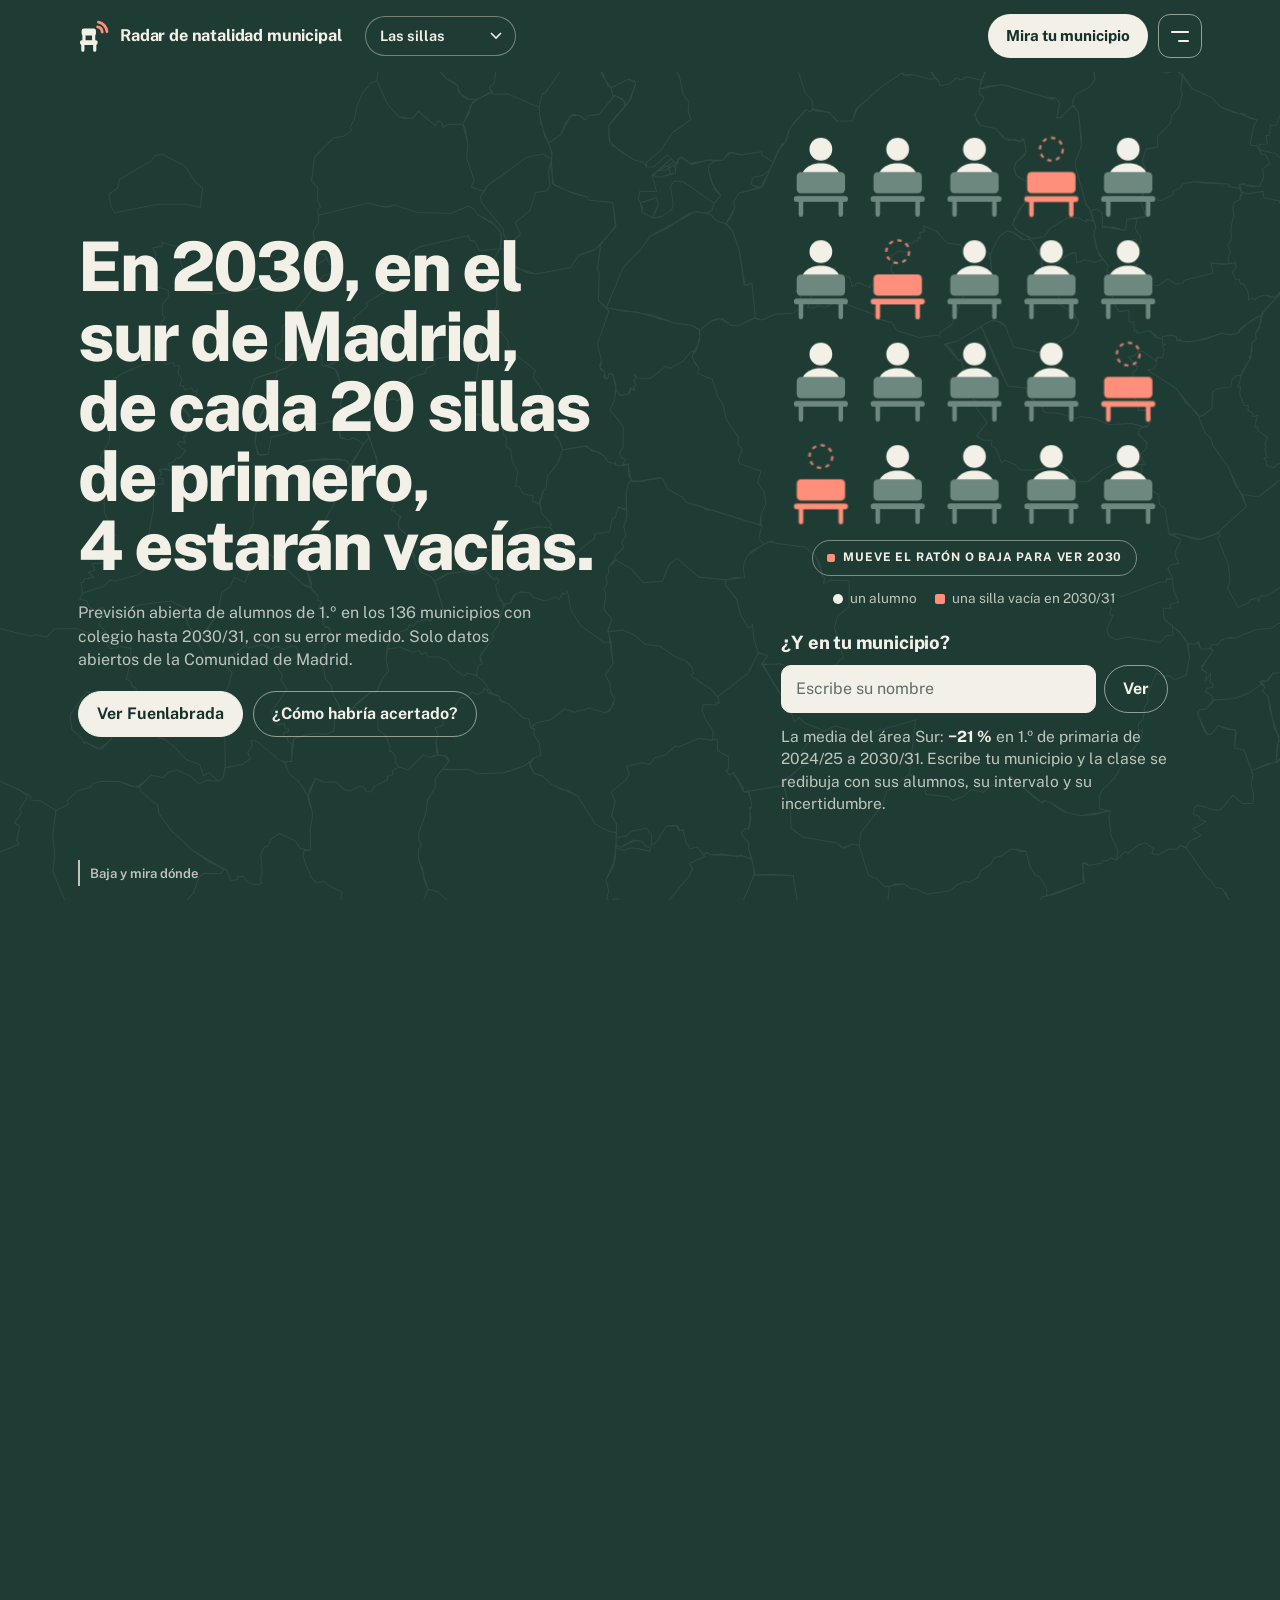
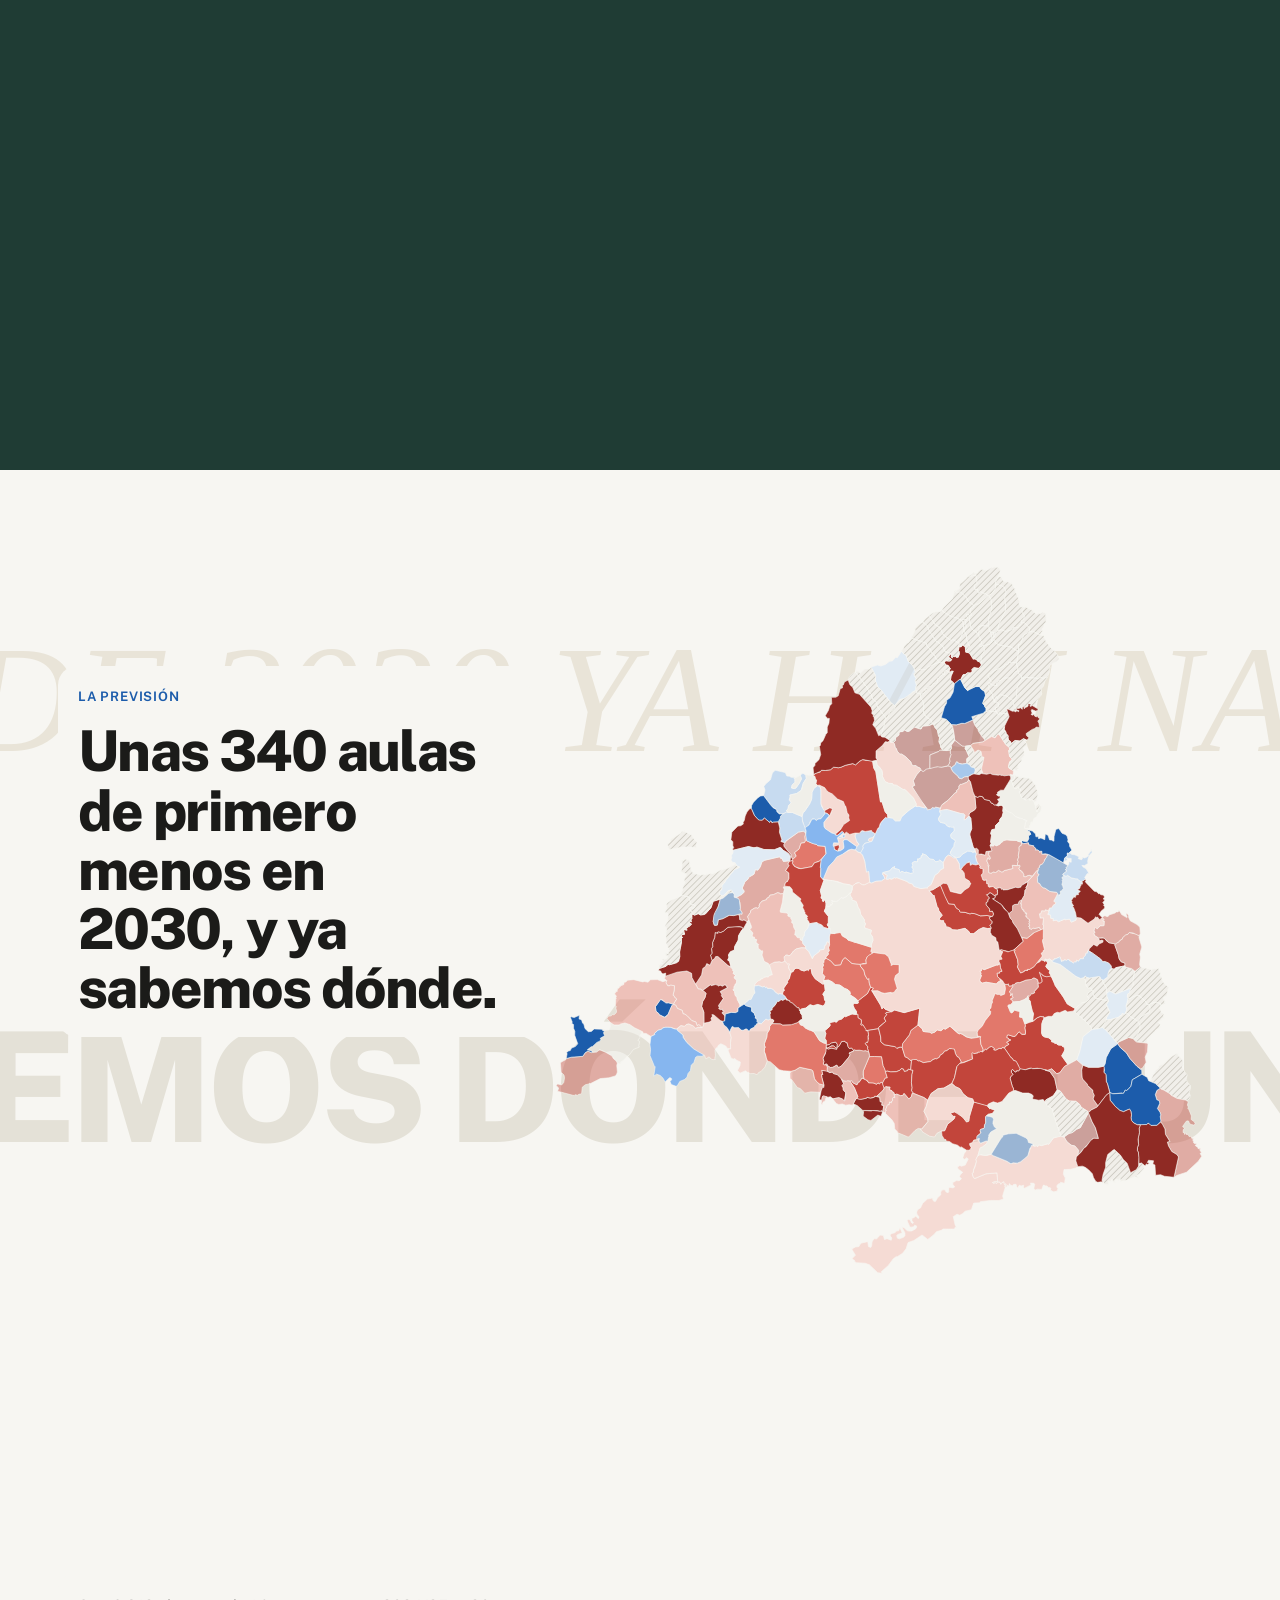
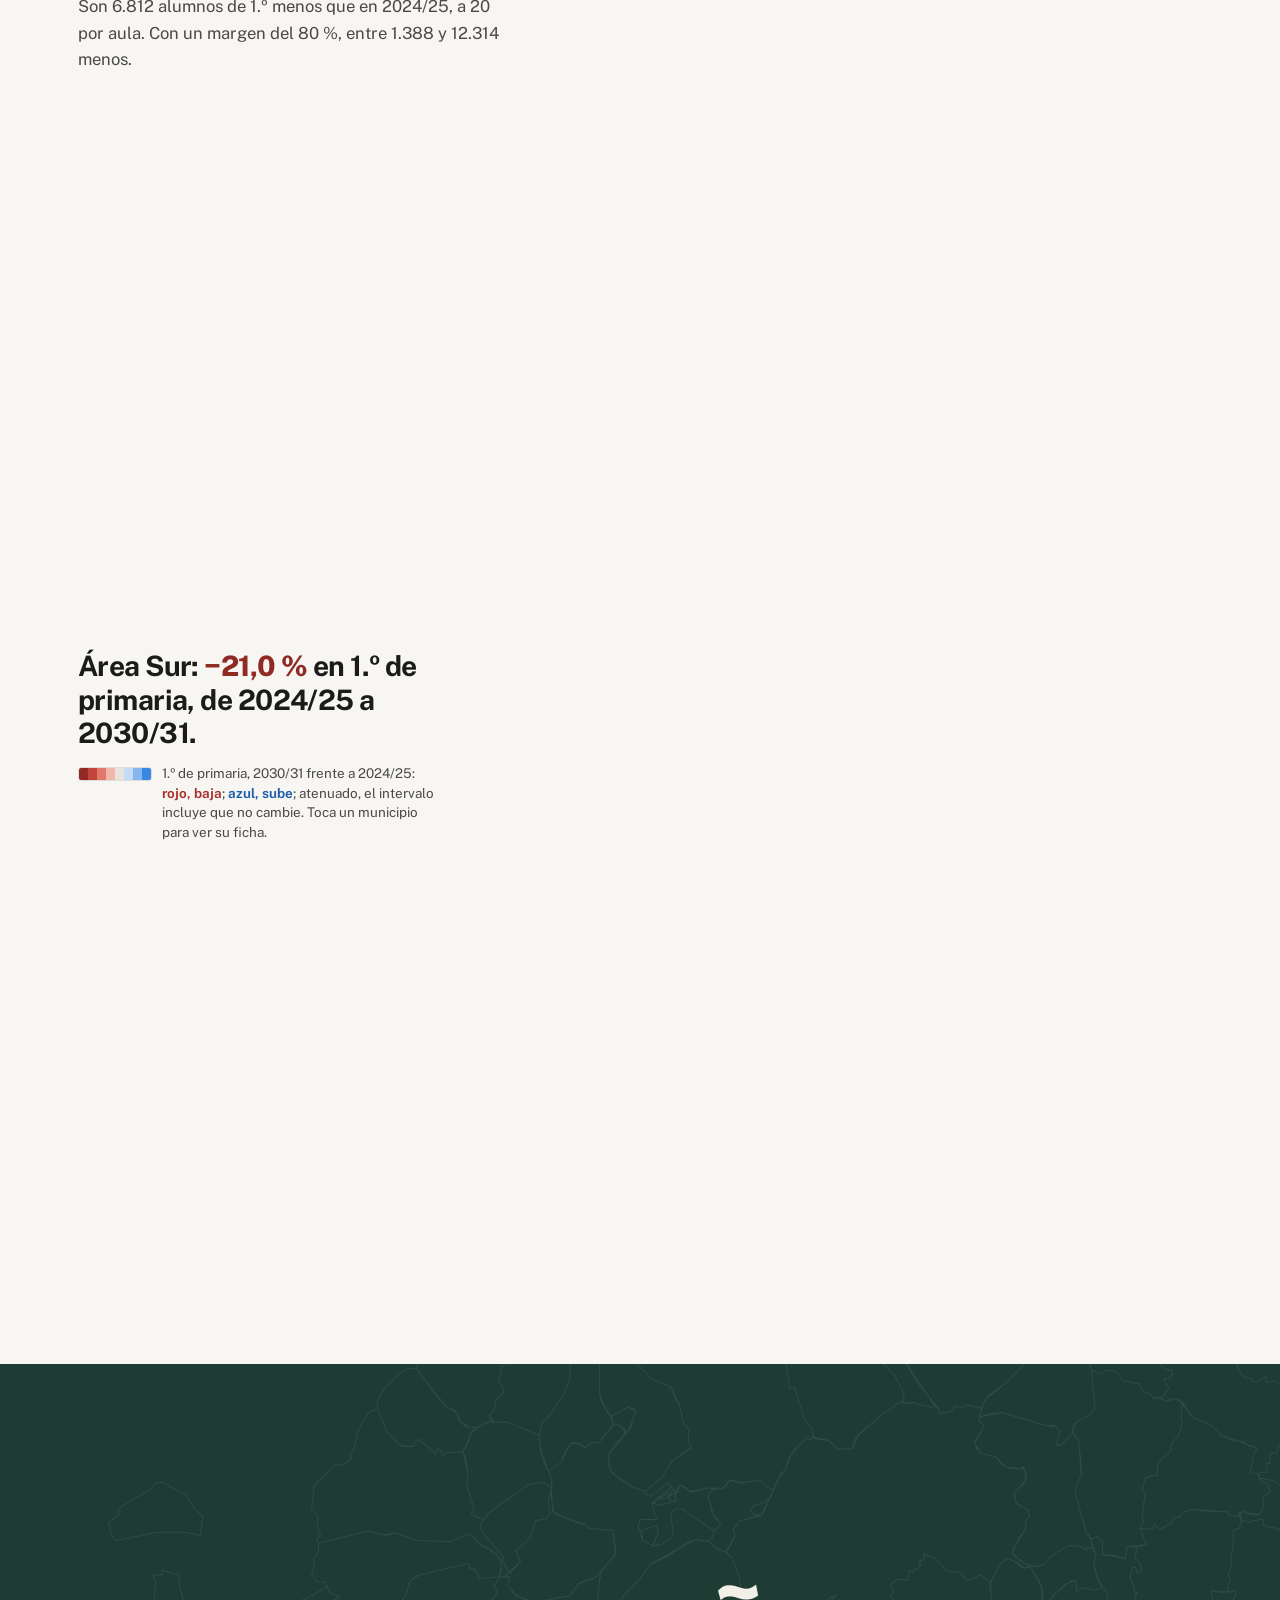
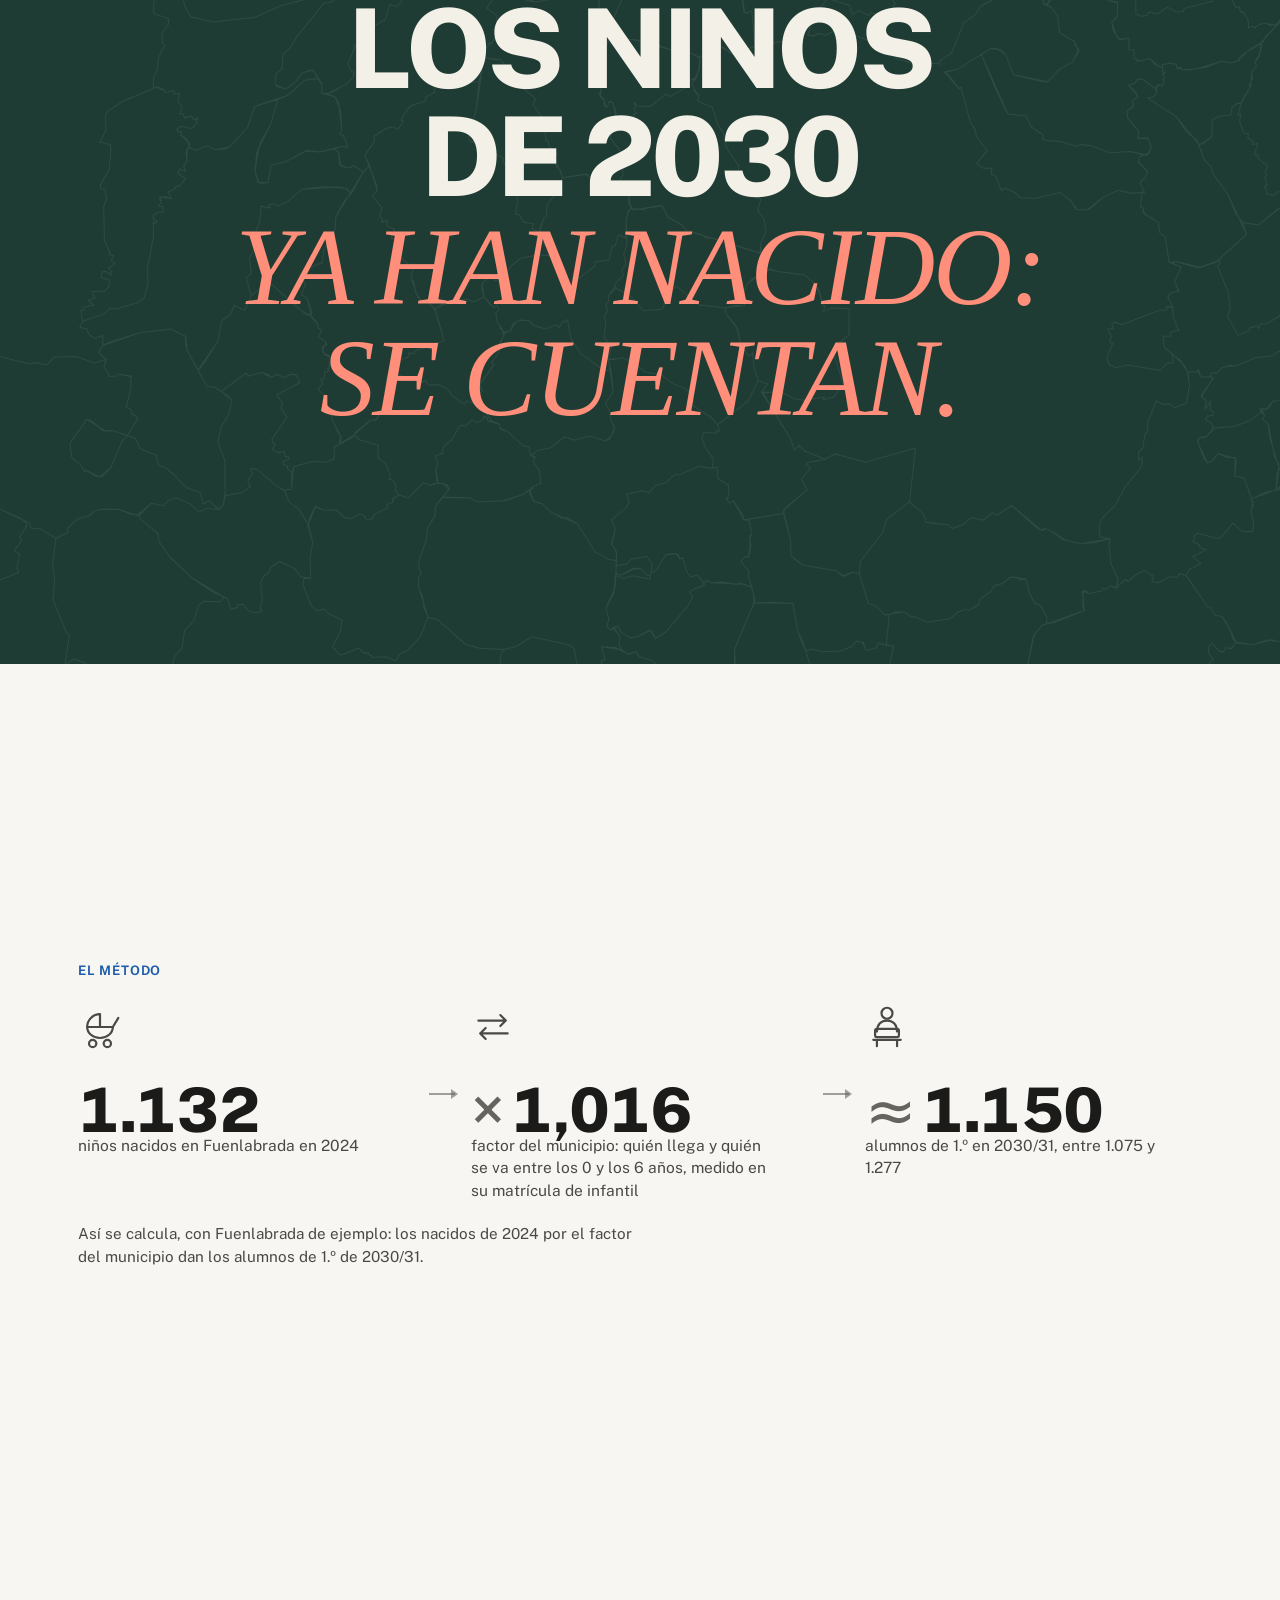
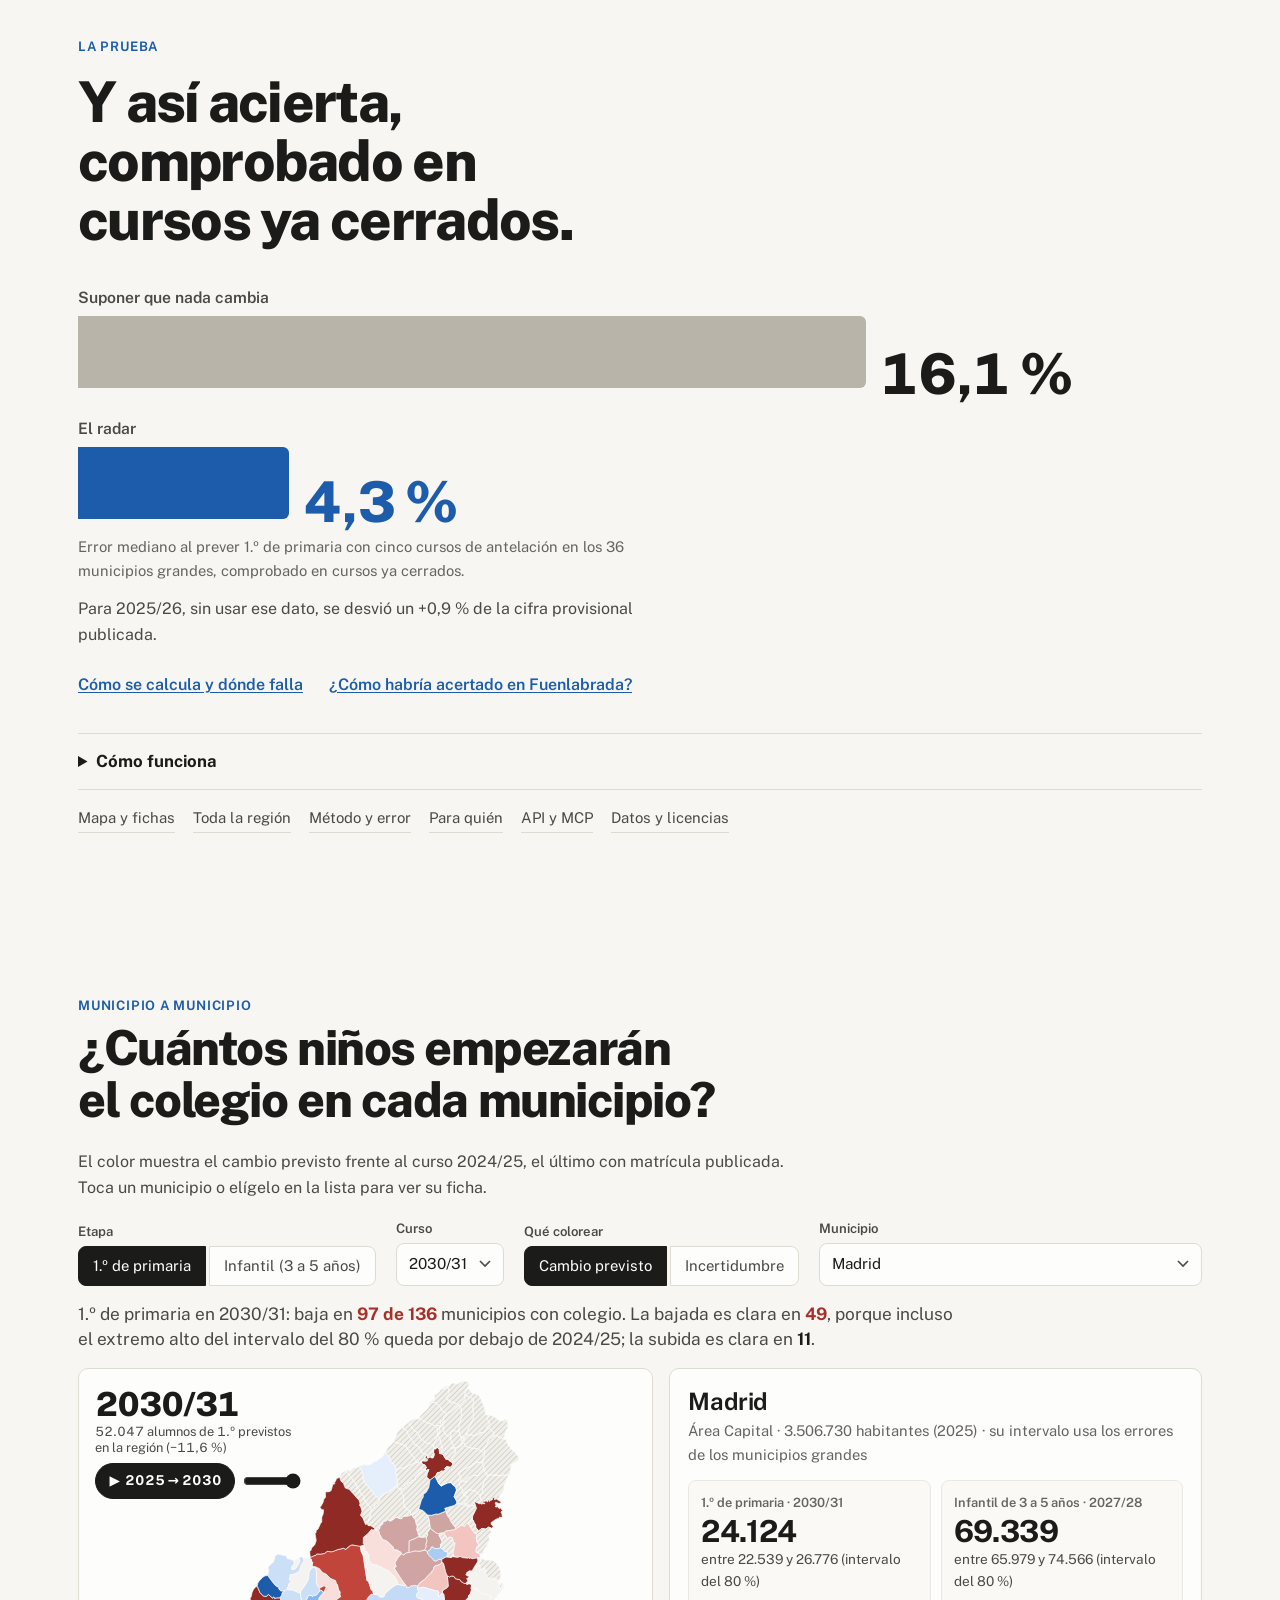
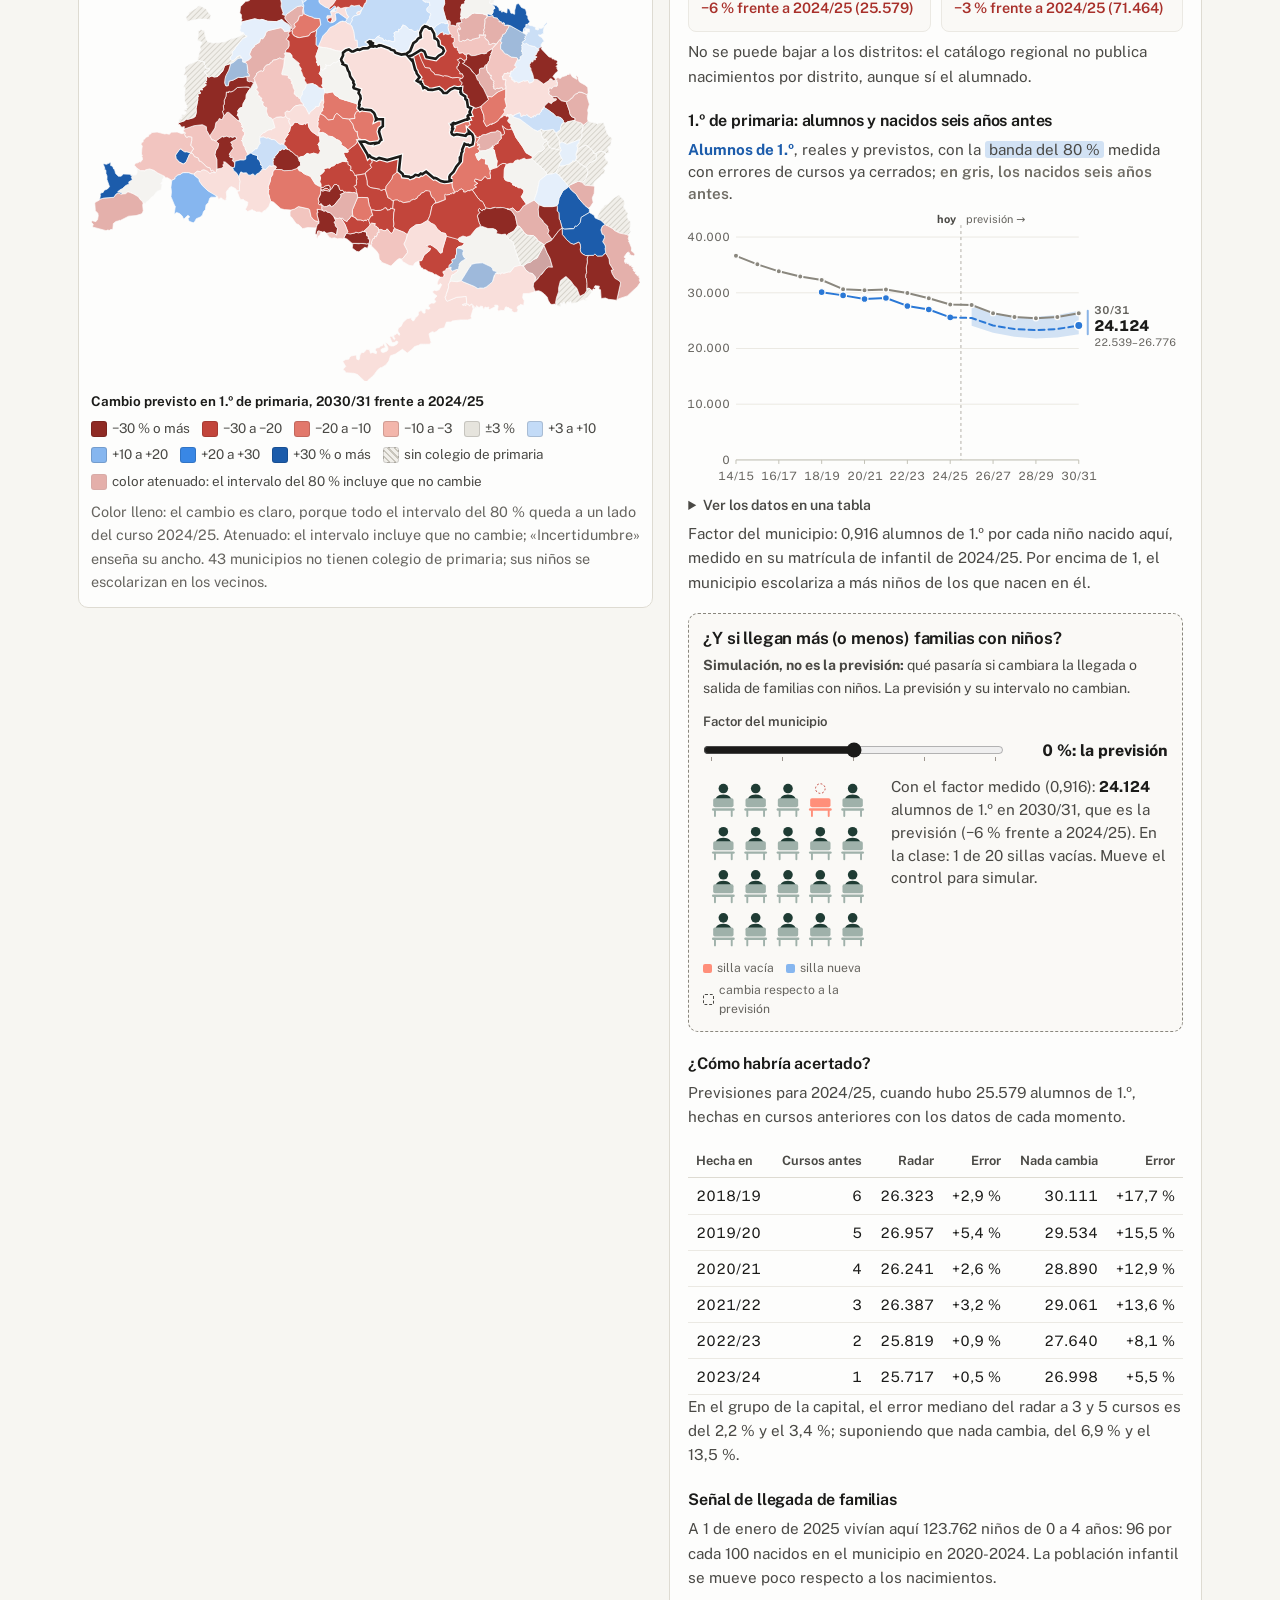
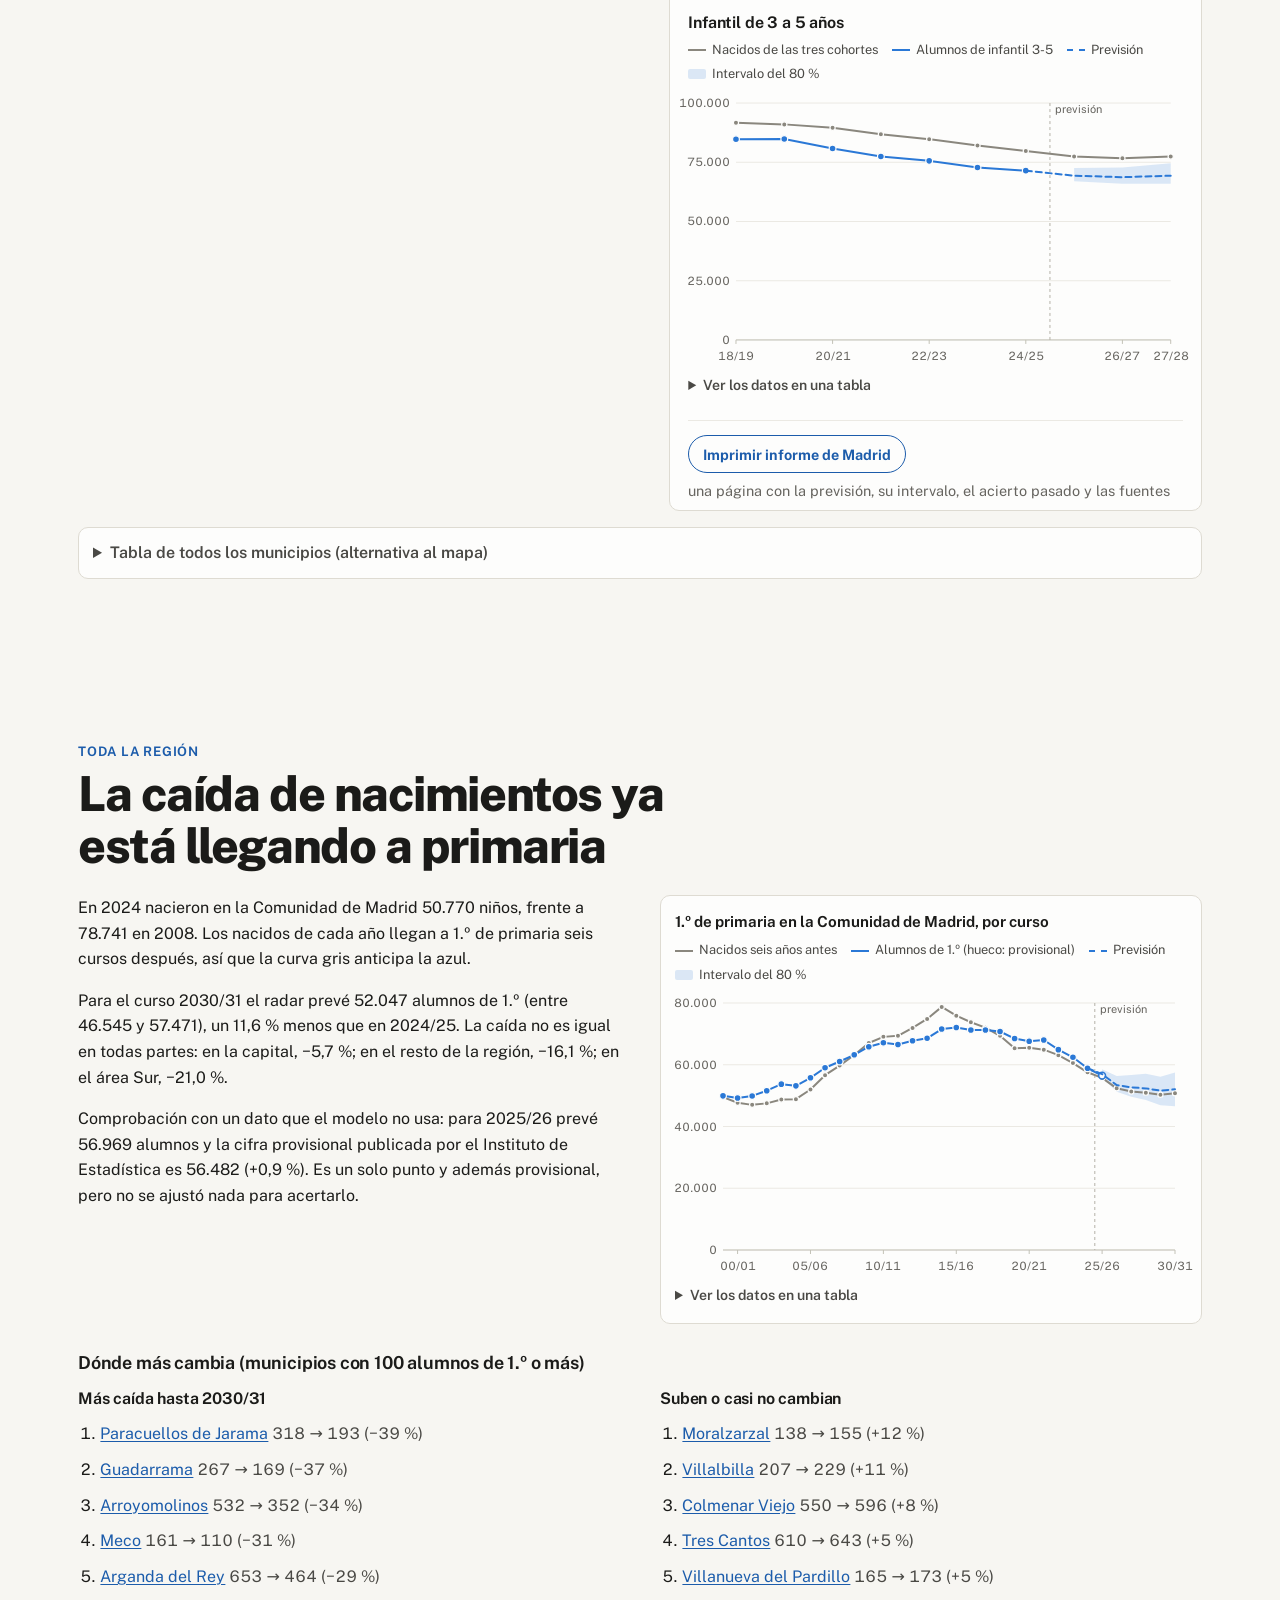
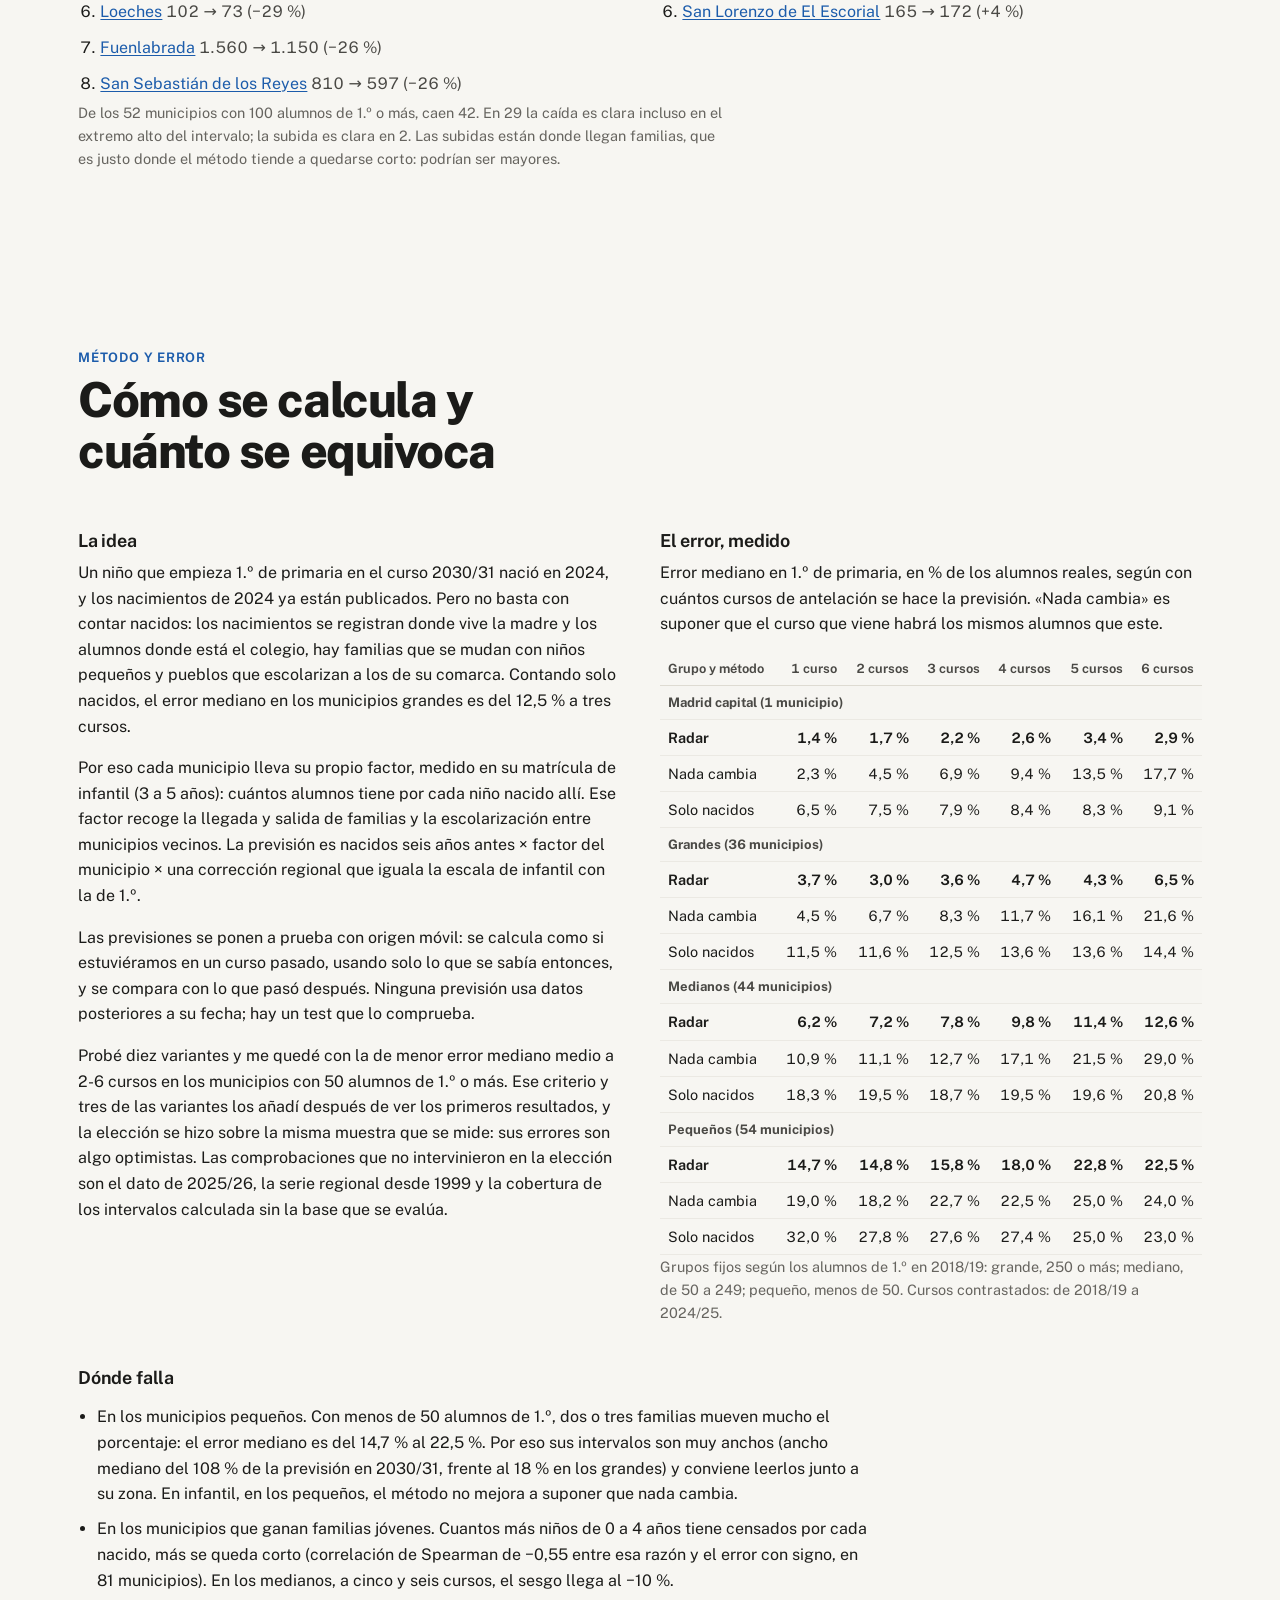
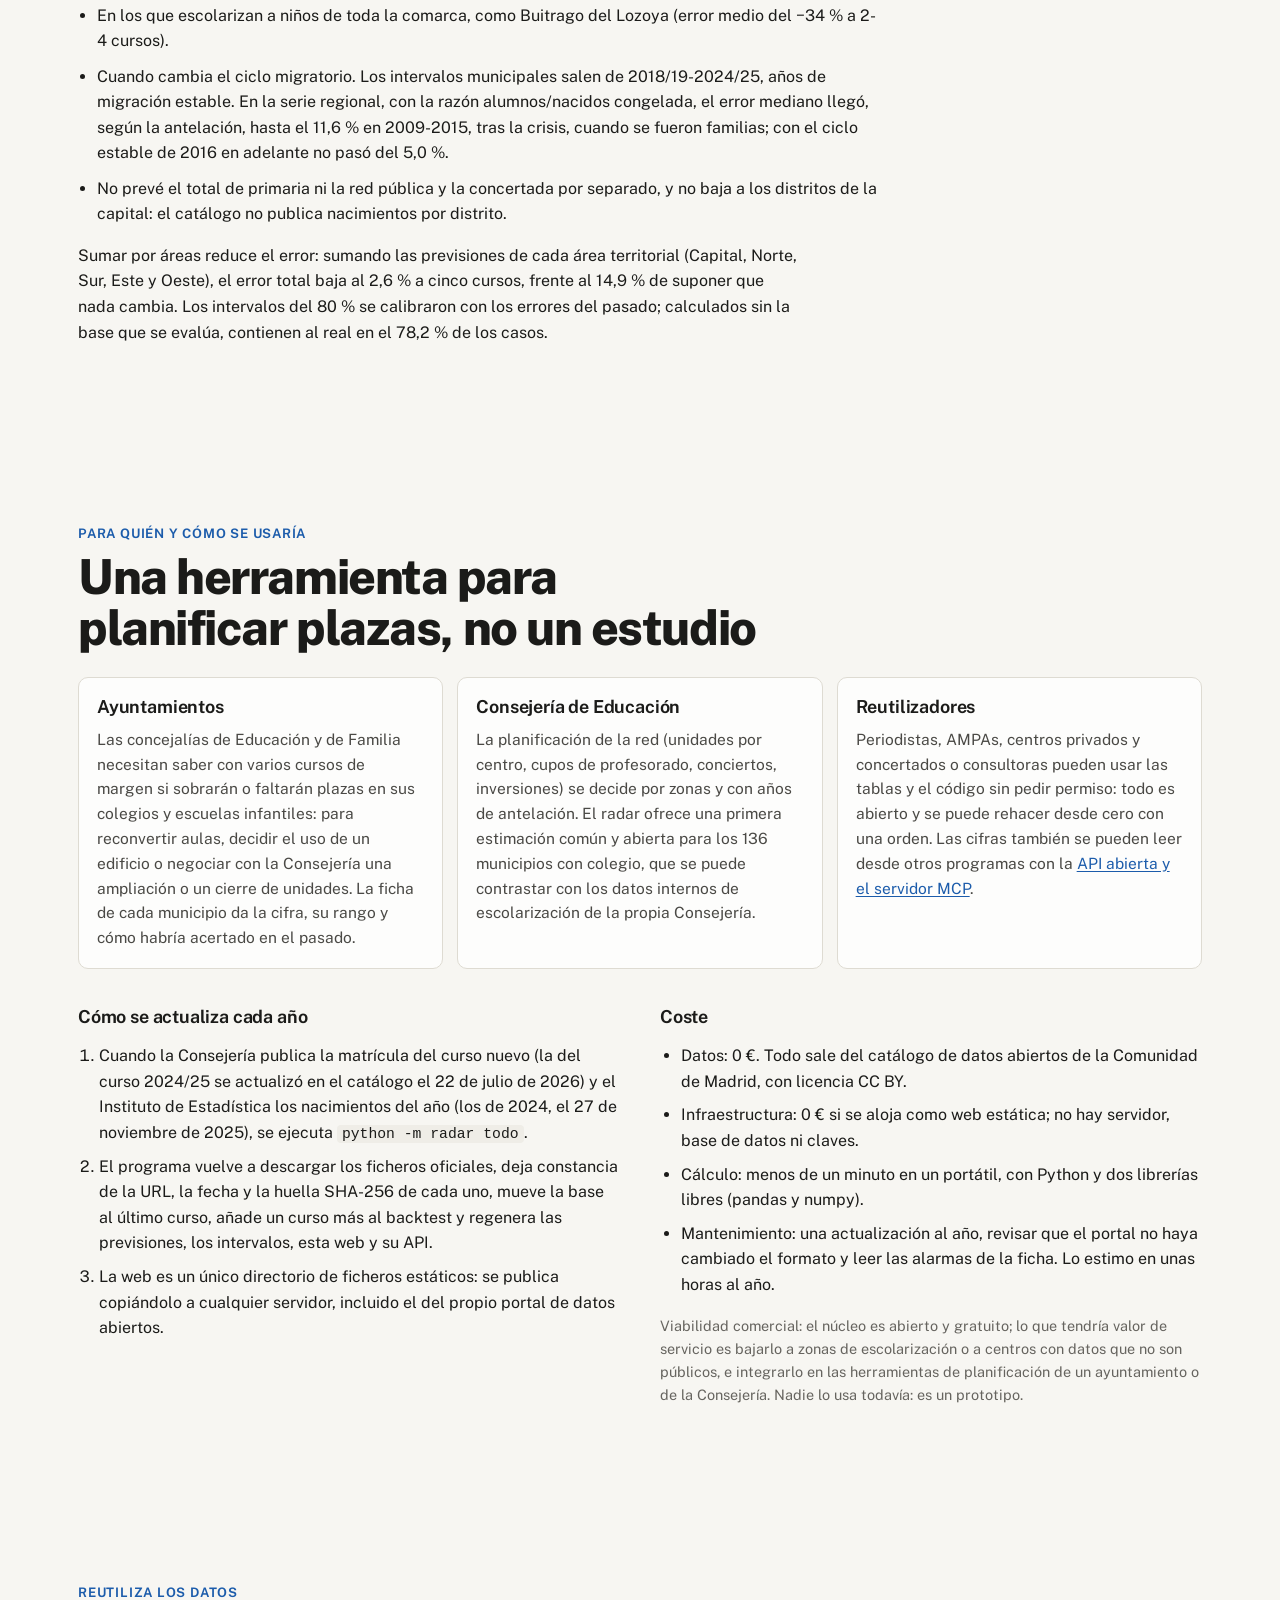
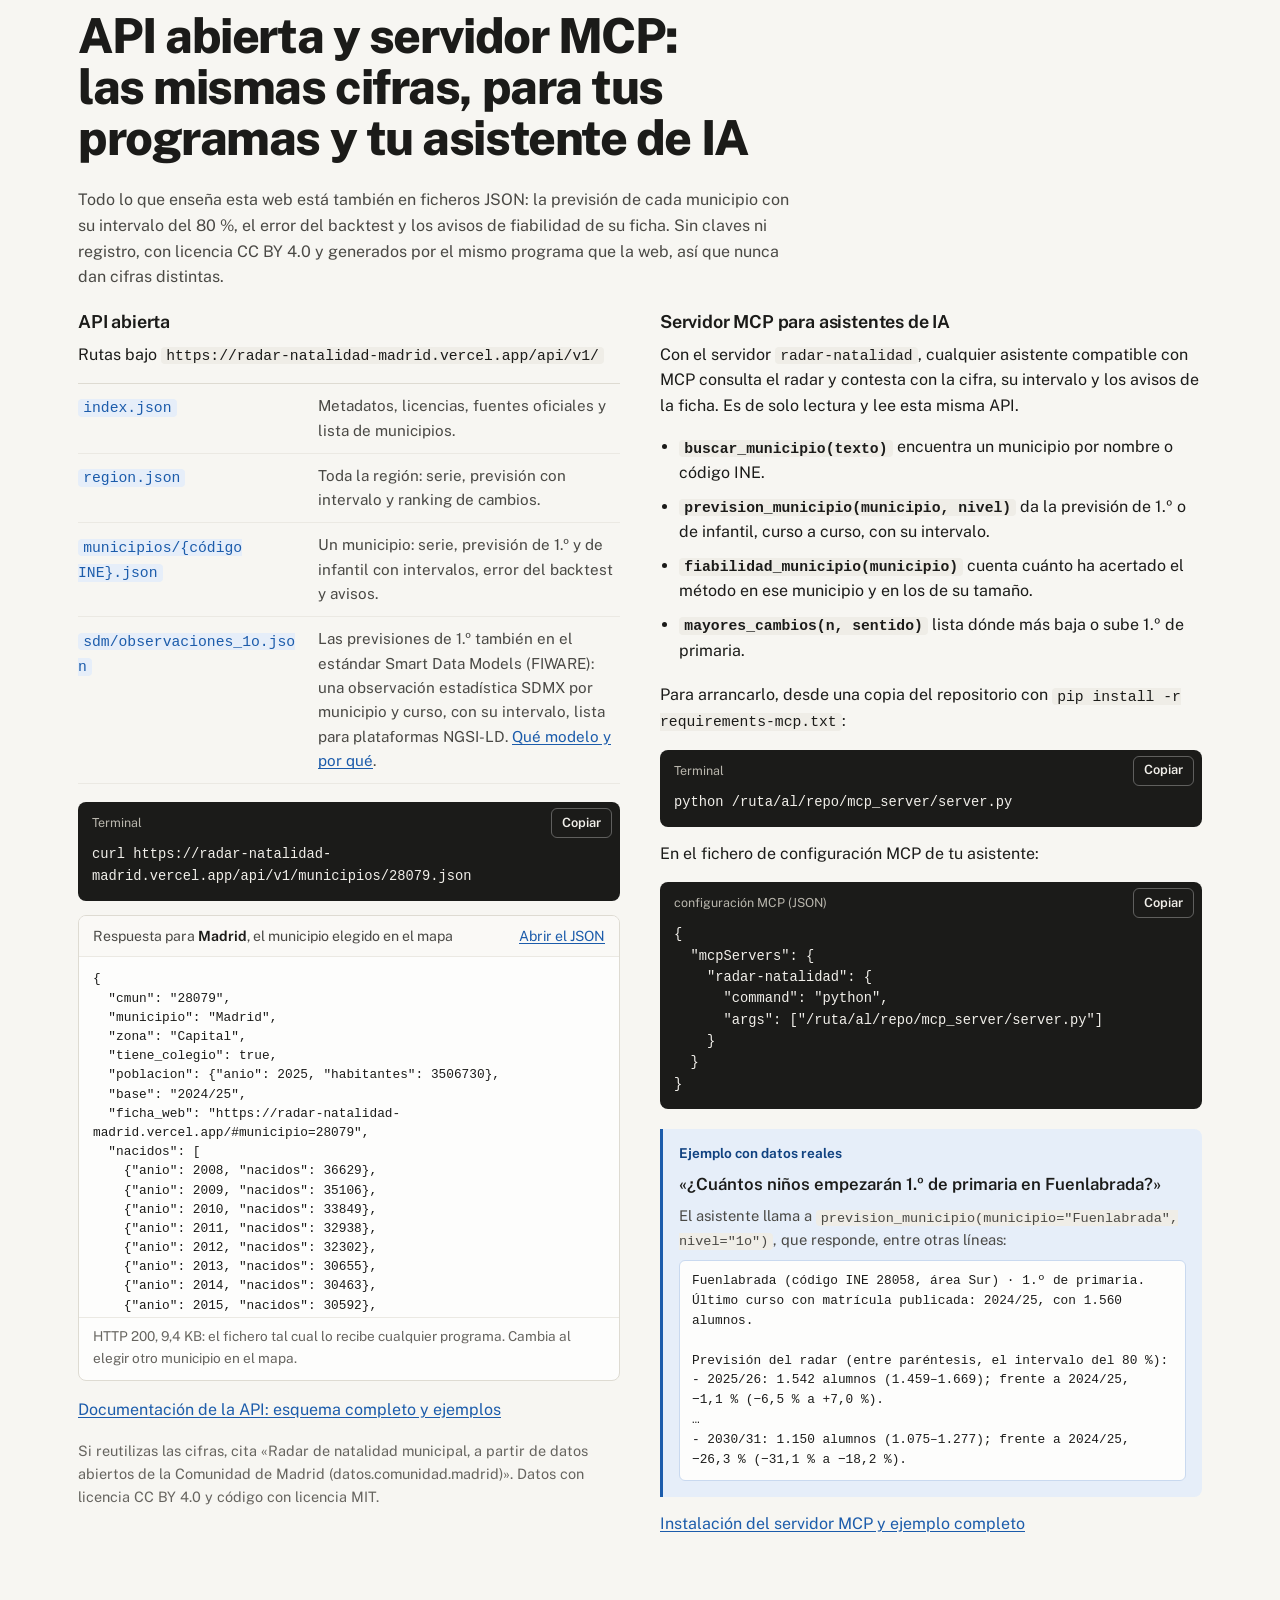
<file: web/index.html>
<!doctype html>
<html lang="es">
<head>
<meta charset="utf-8">
<meta name="viewport" content="width=device-width, initial-scale=1">
<title>Radar de natalidad municipal</title>
<meta name="description" content="Previsión abierta de los niños que entrarán en 1.º de primaria e infantil en cada municipio de la Comunidad de Madrid, con su error medido en cursos ya cerrados.">
<meta name="color-scheme" content="light">
<link rel="icon" href="favicon.svg" type="image/svg+xml">
<link rel="icon" href="favicon-32.png" type="image/png" sizes="32x32">
<link rel="apple-touch-icon" href="apple-touch-icon.png">
<meta name="theme-color" content="#1c5cab">
<meta property="og:type" content="website">
<meta property="og:locale" content="es_ES">
<meta property="og:site_name" content="Radar de natalidad municipal">
<meta property="og:title" content="En 2030, en el sur de Madrid, de cada 20 sillas de primero, 4 estarán vacías · Radar de natalidad municipal">
<meta property="og:description" content="Unas 340 aulas de 1.º de primaria menos en la Comunidad de Madrid en 2030/31, y ya sabemos dónde. Previsión abierta por municipio, con su error medido en cursos ya cerrados.">
<link rel="canonical" href="https://radar-natalidad-madrid.vercel.app/">
<meta property="og:url" content="https://radar-natalidad-madrid.vercel.app/">
<meta property="og:image" content="https://radar-natalidad-madrid.vercel.app/og.png?v=3">
<meta property="og:image:type" content="image/png">
<meta property="og:image:width" content="1200">
<meta property="og:image:height" content="630">
<meta property="og:image:alt" content="Veinte sillas de una clase de 1.º de primaria vistas desde atrás, cuatro de ellas vacías, junto a la frase «En 2030, en el sur de Madrid, de cada 20 sillas de primero, 4 estarán vacías.»">
<meta name="twitter:card" content="summary_large_image">
<meta name="twitter:title" content="En 2030, en el sur de Madrid, de cada 20 sillas de primero, 4 estarán vacías · Radar de natalidad municipal">
<meta name="twitter:description" content="Unas 340 aulas de 1.º de primaria menos en la Comunidad de Madrid en 2030/31, y ya sabemos dónde. Previsión abierta por municipio, con su error medido.">
<meta name="twitter:image" content="https://radar-natalidad-madrid.vercel.app/og.png?v=3">
<meta name="twitter:image:alt" content="Veinte sillas de clase, cuatro vacías, y la frase «En 2030, en el sur de Madrid, de cada 20 sillas de primero, 4 estarán vacías.»">
<script type="application/ld+json">
{
  "@context": "https://schema.org",
  "@graph": [
    {
      "@type": "Dataset",
      "@id": "https://radar-natalidad-madrid.vercel.app/#dataset",
      "name": "Radar de natalidad municipal",
      "description": "Previsión abierta de los niños que entrarán en 1.º de primaria e infantil en cada municipio de la Comunidad de Madrid, con su error medido en cursos ya cerrados. Unas 340 aulas de 1.º de primaria menos en 2030/31: 6.812 alumnos menos que en 2024/25, un 11,6 % menos. 4,3 % de error mediano a cinco cursos en los 36 municipios grandes, frente al 16,1 % de suponer que nada cambia. Hecha solo con datos del catálogo de datos abiertos de la Comunidad de Madrid.",
      "url": "https://radar-natalidad-madrid.vercel.app/",
      "inLanguage": "es-ES",
      "keywords": ["DATAMAD 2026", "datos abiertos", "Comunidad de Madrid", "natalidad", "matrícula", "1.º de primaria", "infantil", "previsión", "municipios"],
      "license": "https://creativecommons.org/licenses/by/4.0/",
      "isAccessibleForFree": true,
      "creator": { "@id": "https://radar-natalidad-madrid.vercel.app/#autor" },
      "spatialCoverage": { "@type": "Place", "name": "Comunidad de Madrid" },
      "temporalCoverage": "Curso base 2024/25; previsión de 1.º de primaria hasta 2030/31 y de infantil hasta 2027/28",
      "variableMeasured": ["Alumnos previstos de 1.º de primaria por municipio, con intervalo del 80 %", "Alumnos previstos de infantil (3 a 5 años) por municipio, con intervalo del 80 %"],
      "isBasedOn": { "@type": "DataCatalog", "name": "Catálogo de datos abiertos de la Comunidad de Madrid", "url": "https://datos.comunidad.madrid" },
      "distribution": [
        { "@type": "DataDownload", "name": "API abierta: índice, licencias y fuentes", "encodingFormat": "application/json", "contentUrl": "https://radar-natalidad-madrid.vercel.app/api/v1/index.json" },
        { "@type": "DataDownload", "name": "API abierta: toda la región", "encodingFormat": "application/json", "contentUrl": "https://radar-natalidad-madrid.vercel.app/api/v1/region.json" }
      ]
    },
    {
      "@type": "SoftwareSourceCode",
      "@id": "https://radar-natalidad-madrid.vercel.app/#codigo",
      "name": "Radar de natalidad municipal",
      "description": "Código que descarga los datos del catálogo de la Comunidad de Madrid, calcula las previsiones y sus intervalos, mide el error en cursos ya cerrados y genera esta web, su API y un servidor MCP. Se rehace desde cero con python -m radar todo.",
      "codeRepository": "https://github.com/antonmareo10/datamad-radar-natalidad",
      "programmingLanguage": "Python",
      "license": "https://opensource.org/licenses/MIT",
      "author": { "@id": "https://radar-natalidad-madrid.vercel.app/#autor" },
      "inLanguage": "es-ES"
    },
    {
      "@type": "Person",
      "@id": "https://radar-natalidad-madrid.vercel.app/#autor",
      "name": "Antonio González Fernández"
    }
  ]
}
</script>
<script>/* precarga la letra en la web publicada; en la copia sin internet (file://) el navegador la bloquearía */ if (location.protocol !== "file:") { var l = document.createElement("link"); l.rel = "preload"; l.as = "font"; l.type = "font/woff2"; l.crossOrigin = "anonymous"; l.href = "fuentes/PublicSans.woff2"; document.head.appendChild(l); }</script>
<script>/* movimiento: nunca en ?demo ni con «reducir movimiento»; sin esta clase la página queda quieta y completa */ (function () { var d = document.documentElement, q = function (s) { return window.matchMedia && window.matchMedia(s).matches; }; if (/[?&]demo(?:[=&]|$)/.test(location.search) || q("(prefers-reduced-motion: reduce)")) return; d.classList.add("mov"); if (q("(min-width: 900px) and (min-height: 620px)")) d.classList.add("mov-pin"); })();</script>
<link rel="stylesheet" href="estilo.css">
</head>
<body>
<a class="saltar" href="#principal">Saltar al contenido</a>

<header class="cabecera pizarra" data-cap="sillas">
  <div class="barra-fija" id="barra">
    <div class="contenedor barra">
      <a class="titulo-marca" href="#principal">
        <svg class="marca" viewBox="0 0 32 32" width="32" height="32" aria-hidden="true" focusable="false"><rect x="3.65" y="8.6" width="14.3" height="6.82" rx="2.2" fill="currentColor"/><rect x="2" y="20.26" width="17.6" height="4.62" rx="1.76" fill="currentColor"/><path d="M5.96 14.1V20.7M15.64 14.1V20.7M4.86 24.0V30.16M16.74 24.0V30.16" stroke="currentColor" stroke-width="3.19" stroke-linecap="round" fill="none"/><path d="M19.57 6.89A5.6 5.6 0 0 1 24.19 12.01M20.41 2.16A10.4 10.4 0 0 1 28.97 11.67" fill="none" stroke="#ff8f7a" stroke-width="2.8" stroke-linecap="round"/></svg>
        <span class="marca-texto"><span class="marca-nombre">Radar de natalidad municipal</span><span class="antetitulo">Proyecto para DATAMAD 2026 con datos abiertos de la Comunidad de Madrid</span></span>
      </a>
      <label class="capitulo"><span class="sr-only">Ir a un capítulo</span>
        <select id="capitulo" autocomplete="off">
          <option value="sillas" data-ir-a="principal">Las sillas</option>
          <option value="municipio" data-ir-a="tm">Tu municipio</option>
          <option value="funciona" data-ir-a="t-fiable">Cómo funciona</option>
          <option value="prueba" data-ir-a="t-prueba">La prueba</option>
          <option value="mapa" data-ir-a="mapa">El mapa</option>
          <option value="datos" data-ir-a="reutiliza">Datos y API</option>
        </select>
      </label>
      <div class="barra-acc">
        <a class="pildora" href="#tm" data-foco="tm-buscar">Mira tu municipio</a>
        <button type="button" class="menu-boton" id="menu-boton" aria-expanded="false" aria-controls="menu" aria-label="Abrir el menú"><span aria-hidden="true"></span><span aria-hidden="true"></span></button>
      </div>
    </div>
  </div>
  <div class="contenedor heroe">
    <h1 class="titular"><span class="pal" style="--w:0"><span>En</span></span> <span class="pal" style="--w:1"><span>2030,</span></span> <span class="pal" style="--w:2"><span>en</span></span> <span class="pal" style="--w:3"><span>el</span></span> <span class="pal" style="--w:4"><span>sur</span></span> <span class="pal" style="--w:5"><span>de</span></span> <span class="pal" style="--w:6"><span>Madrid,</span></span> <span class="pal" style="--w:7"><span>de</span></span> <span class="pal" style="--w:8"><span>cada</span></span> <span class="pal" style="--w:9"><span>20&nbsp;sillas</span></span> <span class="pal" style="--w:10"><span>de</span></span> <span class="pal" style="--w:11"><span>primero,</span></span> <span class="pal clave" style="--w:12"><span>4&nbsp;estarán</span></span> <span class="pal clave" style="--w:13"><span>vacías.</span></span></h1>
    <p class="heroe-sub">Previsión abierta de alumnos de 1.º en los <span data-r="resumen.proyeccion_1o.municipios_con_colegio">136</span> municipios con colegio hasta <span data-r="cursos_p1.-1">2030/31</span>, con su error medido. Solo datos abiertos de la Comunidad de Madrid.</p>
    <figure class="aula">
      <svg class="aula-sillas" viewBox="0 0 272 286" width="272" height="286" role="img" aria-labelledby="aula-titulo">
        <title id="aula-titulo">Veinte sillas de una clase de 1.º de primaria vistas desde atrás: dieciséis con un niño y cuatro vacías, como el −21 % previsto en el área Sur.</title>
          <g class="silla" transform="translate(8 6)"><g class="nino"><circle cx="20" cy="11" r="8"/><path d="M5 37C5 26 11 21 20 21S35 26 35 37Z"/></g><rect class="respaldo" x="3" y="27" width="34" height="15" rx="3"/><rect class="asiento" x="1" y="44" width="38" height="4" rx="2"/><path class="patas" d="M6 48v9M34 48v9"/></g>
          <g class="silla" transform="translate(62 6)"><g class="nino"><circle cx="20" cy="11" r="8"/><path d="M5 37C5 26 11 21 20 21S35 26 35 37Z"/></g><rect class="respaldo" x="3" y="27" width="34" height="15" rx="3"/><rect class="asiento" x="1" y="44" width="38" height="4" rx="2"/><path class="patas" d="M6 48v9M34 48v9"/></g>
          <g class="silla" transform="translate(116 6)"><g class="nino"><circle cx="20" cy="11" r="8"/><path d="M5 37C5 26 11 21 20 21S35 26 35 37Z"/></g><rect class="respaldo" x="3" y="27" width="34" height="15" rx="3"/><rect class="asiento" x="1" y="44" width="38" height="4" rx="2"/><path class="patas" d="M6 48v9M34 48v9"/></g>
          <g class="silla vacia" style="--i:0" transform="translate(170 6)"><g class="nino"><circle cx="20" cy="11" r="8"/><path d="M5 37C5 26 11 21 20 21S35 26 35 37Z"/></g><circle class="hueco" cx="20" cy="11" r="8"/><rect class="respaldo" x="3" y="27" width="34" height="15" rx="3"/><rect class="asiento" x="1" y="44" width="38" height="4" rx="2"/><path class="patas" d="M6 48v9M34 48v9"/></g>
          <g class="silla" transform="translate(224 6)"><g class="nino"><circle cx="20" cy="11" r="8"/><path d="M5 37C5 26 11 21 20 21S35 26 35 37Z"/></g><rect class="respaldo" x="3" y="27" width="34" height="15" rx="3"/><rect class="asiento" x="1" y="44" width="38" height="4" rx="2"/><path class="patas" d="M6 48v9M34 48v9"/></g>
          <g class="silla" transform="translate(8 78)"><g class="nino"><circle cx="20" cy="11" r="8"/><path d="M5 37C5 26 11 21 20 21S35 26 35 37Z"/></g><rect class="respaldo" x="3" y="27" width="34" height="15" rx="3"/><rect class="asiento" x="1" y="44" width="38" height="4" rx="2"/><path class="patas" d="M6 48v9M34 48v9"/></g>
          <g class="silla vacia" style="--i:1" transform="translate(62 78)"><g class="nino"><circle cx="20" cy="11" r="8"/><path d="M5 37C5 26 11 21 20 21S35 26 35 37Z"/></g><circle class="hueco" cx="20" cy="11" r="8"/><rect class="respaldo" x="3" y="27" width="34" height="15" rx="3"/><rect class="asiento" x="1" y="44" width="38" height="4" rx="2"/><path class="patas" d="M6 48v9M34 48v9"/></g>
          <g class="silla" transform="translate(116 78)"><g class="nino"><circle cx="20" cy="11" r="8"/><path d="M5 37C5 26 11 21 20 21S35 26 35 37Z"/></g><rect class="respaldo" x="3" y="27" width="34" height="15" rx="3"/><rect class="asiento" x="1" y="44" width="38" height="4" rx="2"/><path class="patas" d="M6 48v9M34 48v9"/></g>
          <g class="silla" transform="translate(170 78)"><g class="nino"><circle cx="20" cy="11" r="8"/><path d="M5 37C5 26 11 21 20 21S35 26 35 37Z"/></g><rect class="respaldo" x="3" y="27" width="34" height="15" rx="3"/><rect class="asiento" x="1" y="44" width="38" height="4" rx="2"/><path class="patas" d="M6 48v9M34 48v9"/></g>
          <g class="silla" transform="translate(224 78)"><g class="nino"><circle cx="20" cy="11" r="8"/><path d="M5 37C5 26 11 21 20 21S35 26 35 37Z"/></g><rect class="respaldo" x="3" y="27" width="34" height="15" rx="3"/><rect class="asiento" x="1" y="44" width="38" height="4" rx="2"/><path class="patas" d="M6 48v9M34 48v9"/></g>
          <g class="silla" transform="translate(8 150)"><g class="nino"><circle cx="20" cy="11" r="8"/><path d="M5 37C5 26 11 21 20 21S35 26 35 37Z"/></g><rect class="respaldo" x="3" y="27" width="34" height="15" rx="3"/><rect class="asiento" x="1" y="44" width="38" height="4" rx="2"/><path class="patas" d="M6 48v9M34 48v9"/></g>
          <g class="silla" transform="translate(62 150)"><g class="nino"><circle cx="20" cy="11" r="8"/><path d="M5 37C5 26 11 21 20 21S35 26 35 37Z"/></g><rect class="respaldo" x="3" y="27" width="34" height="15" rx="3"/><rect class="asiento" x="1" y="44" width="38" height="4" rx="2"/><path class="patas" d="M6 48v9M34 48v9"/></g>
          <g class="silla" transform="translate(116 150)"><g class="nino"><circle cx="20" cy="11" r="8"/><path d="M5 37C5 26 11 21 20 21S35 26 35 37Z"/></g><rect class="respaldo" x="3" y="27" width="34" height="15" rx="3"/><rect class="asiento" x="1" y="44" width="38" height="4" rx="2"/><path class="patas" d="M6 48v9M34 48v9"/></g>
          <g class="silla" transform="translate(170 150)"><g class="nino"><circle cx="20" cy="11" r="8"/><path d="M5 37C5 26 11 21 20 21S35 26 35 37Z"/></g><rect class="respaldo" x="3" y="27" width="34" height="15" rx="3"/><rect class="asiento" x="1" y="44" width="38" height="4" rx="2"/><path class="patas" d="M6 48v9M34 48v9"/></g>
          <g class="silla vacia" style="--i:2" transform="translate(224 150)"><g class="nino"><circle cx="20" cy="11" r="8"/><path d="M5 37C5 26 11 21 20 21S35 26 35 37Z"/></g><circle class="hueco" cx="20" cy="11" r="8"/><rect class="respaldo" x="3" y="27" width="34" height="15" rx="3"/><rect class="asiento" x="1" y="44" width="38" height="4" rx="2"/><path class="patas" d="M6 48v9M34 48v9"/></g>
          <g class="silla vacia" style="--i:3" transform="translate(8 222)"><g class="nino"><circle cx="20" cy="11" r="8"/><path d="M5 37C5 26 11 21 20 21S35 26 35 37Z"/></g><circle class="hueco" cx="20" cy="11" r="8"/><rect class="respaldo" x="3" y="27" width="34" height="15" rx="3"/><rect class="asiento" x="1" y="44" width="38" height="4" rx="2"/><path class="patas" d="M6 48v9M34 48v9"/></g>
          <g class="silla" transform="translate(62 222)"><g class="nino"><circle cx="20" cy="11" r="8"/><path d="M5 37C5 26 11 21 20 21S35 26 35 37Z"/></g><rect class="respaldo" x="3" y="27" width="34" height="15" rx="3"/><rect class="asiento" x="1" y="44" width="38" height="4" rx="2"/><path class="patas" d="M6 48v9M34 48v9"/></g>
          <g class="silla" transform="translate(116 222)"><g class="nino"><circle cx="20" cy="11" r="8"/><path d="M5 37C5 26 11 21 20 21S35 26 35 37Z"/></g><rect class="respaldo" x="3" y="27" width="34" height="15" rx="3"/><rect class="asiento" x="1" y="44" width="38" height="4" rx="2"/><path class="patas" d="M6 48v9M34 48v9"/></g>
          <g class="silla" transform="translate(170 222)"><g class="nino"><circle cx="20" cy="11" r="8"/><path d="M5 37C5 26 11 21 20 21S35 26 35 37Z"/></g><rect class="respaldo" x="3" y="27" width="34" height="15" rx="3"/><rect class="asiento" x="1" y="44" width="38" height="4" rx="2"/><path class="patas" d="M6 48v9M34 48v9"/></g>
          <g class="silla" transform="translate(224 222)"><g class="nino"><circle cx="20" cy="11" r="8"/><path d="M5 37C5 26 11 21 20 21S35 26 35 37Z"/></g><rect class="respaldo" x="3" y="27" width="34" height="15" rx="3"/><rect class="asiento" x="1" y="44" width="38" height="4" rx="2"/><path class="patas" d="M6 48v9M34 48v9"/></g>
      </svg>
      <button type="button" class="mira" id="mira" aria-pressed="true">Ver 2030</button>
      <figcaption class="aula-pie" aria-hidden="true"><span class="ley-nino">un alumno</span><span class="ley-vacia" id="tm-ley"><span>una silla vacía en <span data-r="cursos_p1.-1">2030/31</span></span></span></figcaption>
      <form class="tm" id="tm" role="search" action="#" autocomplete="off">
        <label class="tm-etq" for="tm-buscar">¿Y en tu municipio?</label>
        <div class="tm-fila">
          <input class="tm-campo" id="tm-buscar" name="m" type="text" list="tm-lista" placeholder="Escribe su nombre" inputmode="search" enterkeyhint="search" spellcheck="false" autocapitalize="words" aria-describedby="tm-texto">
          <button class="tm-ver" type="submit">Ver</button>
        </div>
        <datalist id="tm-lista"></datalist>
      </form>
      <p class="tm-texto" id="tm-texto" aria-live="polite">La media del área Sur: <strong><span data-r="resumen.proyeccion_1o.por_area_cambio_pct.Sur" data-f="pct">−21 %</span></strong> en 1.º de primaria de <span data-r="base">2024/25</span> a <span data-r="cursos_p1.-1">2030/31</span>. Escribe tu municipio y la clase se redibuja con sus alumnos, su intervalo y su incertidumbre.</p>
      <p class="tm-pie"><a class="tm-ficha" id="tm-ficha" href="#mapa" hidden>Ver su ficha →</a></p>
    </figure>
    <div class="acciones">
      <a class="boton" href="#municipio=28058" data-ir="28058" data-destino="ficha">Ver Fuenlabrada</a>
      <a class="boton boton-sec" href="#municipio=28058" data-ir="28058" data-destino="acierto">¿Cómo habría acertado?</a>
    </div>
    <p class="baja-pista" aria-hidden="true"><span></span>Baja y mira dónde</p>
  </div>
</header>

<div class="menu pizarra" id="menu" role="dialog" aria-modal="true" aria-label="Menú" hidden>
  <nav class="contenedor" aria-label="Secciones de la página">
    <ul class="menu-lista">
      <li style="--k:0"><a href="#tm" data-foco="tm-buscar">Tu municipio</a></li>
      <li style="--k:1"><a href="#mapa">El mapa 2025→2030</a></li>
      <li style="--k:2"><a href="#metodo">Cómo funciona</a></li>
      <li style="--k:3"><a href="#municipio=28058" data-ir="28058" data-destino="acierto">¿Cómo habría acertado?</a></li>
      <li style="--k:4"><a href="#reutiliza">API, MCP y datos</a></li>
      <li style="--k:5"><a href="#quien">Quién lo hace</a></li>
    </ul>
    <p class="menu-pie">Proyecto para DATAMAD 2026 con datos abiertos de la Comunidad de Madrid</p>
  </nav>
</div>

<main id="principal">
  <noscript><p class="contenedor aviso">La página necesita JavaScript para dibujar el mapa y las fichas. Las tablas completas están en la carpeta <code>resultados/</code> del repositorio.</p></noscript>

  <section class="tramo tramo-mapa" aria-labelledby="t-aulas">
    <div class="contenedor tramo-mapa-rejilla">
      <div class="tramo-mapa-texto">
        <div class="tarjeta-paso">
        <p class="kicker">La previsión</p>
        <h2 id="t-aulas" class="frase">Unas <span data-r="aulas_menos">340</span> aulas de primero menos en 2030, y ya sabemos dónde.</h2>
        </div>
        <div class="tarjeta-paso">
        <p class="frase-sub">Son <span data-r="alumnos_menos">6.812</span> alumnos de 1.º menos que en <span data-r="base">2024/25</span>, a 20 por aula. Con un margen del 80&nbsp;%, entre <span data-r="menos_lo">1.388</span> y <span data-r="menos_hi">12.314</span> menos.</p>
        </div>
        <div class="tarjeta-paso">
        <p class="paso-sur">Área Sur: <strong><span data-r="resumen.proyeccion_1o.por_area_cambio_pct.Sur" data-f="pct1">−21,0 %</span></strong> en 1.º de primaria, de <span data-r="base">2024/25</span> a <span data-r="cursos_p1.-1">2030/31</span>.</p>
        <p class="portada-pie">
          <span class="portada-escala" aria-hidden="true"><i style="background:#8f2a24"></i><i style="background:#c2453b"></i><i style="background:#e2786b"></i><i style="background:#f3b6ab"></i><i style="background:#e6e4dd"></i><i style="background:#c3dbf7"></i><i style="background:#86b6ef"></i><i style="background:#3987e5"></i></span>
          <span>1.º de primaria, <span data-r="cursos_p1.-1">2030/31</span> frente a <span data-r="base">2024/25</span>: <b class="baja">rojo, baja</b>; <b class="sube">azul, sube</b>; atenuado, el intervalo incluye que no cambie. Toca un municipio para ver su ficha.</span>
        </p>
        </div>
      </div>
      <figure class="heroe-mapa">
        <div class="lineas" aria-hidden="true"><p class="linea-a"><span>Los niños de 2030 ya han nacido</span><span>Los niños de 2030 ya han nacido</span><span>Los niños de 2030 ya han nacido</span><span>Los niños de 2030 ya han nacido</span><span>Los niños de 2030 ya han nacido</span></p><p class="linea-b"><span>Unas <span data-r="aulas_menos">340</span> aulas menos</span><span>Y ya sabemos dónde</span><span>Unas <span data-r="aulas_menos">340</span> aulas menos</span><span>Y ya sabemos dónde</span><span>Unas <span data-r="aulas_menos">340</span> aulas menos</span><span>Y ya sabemos dónde</span></p></div>
        <div class="portada-caja">
          <svg id="svg-portada" viewBox="0 0 1000 1094" role="img" aria-labelledby="portada-titulo"><title id="portada-titulo">Mapa del cambio previsto en 1.º de primaria por municipio. Toca un municipio para ver su ficha.</title></svg>
        </div>
      </figure>
    </div>
  </section>

  <section class="declaracion pizarra" aria-labelledby="t-fiable" data-cap="funciona">
    <div class="contenedor">
      <h2 id="t-fiable" class="declara">Los niños de <span data-r="anio_ancla">2030</span> <em>ya han nacido:</em> <em>se cuentan.</em></h2>
    </div>
  </section>

  <section class="tramo tramo-fiable" aria-label="Cómo se calcula" data-cap="funciona">
    <div class="contenedor">
      <p class="kicker">El método</p>
      <figure class="flujo" aria-labelledby="flujo-pie">
        <ol class="flujo-pasos">
          <li class="paso" style="--k:0">
            <svg class="paso-ico" viewBox="0 0 48 48" width="44" height="44" aria-hidden="true" focusable="false"><path d="M10 24A14 14 0 0 1 24 10V24Z"/><path d="M10 24H38A14 12 0 0 1 10 24Z"/><path d="M38 24L44 14"/><circle cx="16" cy="42" r="4"/><circle cx="32" cy="42" r="4"/></svg>
            <span class="paso-num"><span data-r="municipios.28058.nac.-1" data-f="int">1.132</span></span>
            <span class="paso-txt">niños nacidos en Fuenlabrada en <span data-r="resumen.proyeccion_1o.ultimo_ano_nacidos">2024</span></span>
          </li>
          <li class="paso" style="--k:1">
            <svg class="paso-ico" viewBox="0 0 48 48" width="44" height="44" aria-hidden="true" focusable="false"><path d="M8 17H38M32 11L38 17L32 23"/><path d="M40 31H10M16 25L10 31L16 37"/></svg>
            <span class="paso-num"><span class="paso-op">×</span><span data-r="municipios.28058.f" data-f="dec3">1,016</span></span>
            <span class="paso-txt">factor del municipio: quién llega y quién se va entre los 0 y los 6 años, medido en su matrícula de infantil</span>
          </li>
          <li class="paso paso-fin" style="--k:2">
            <svg class="paso-ico" viewBox="0 0 48 48" width="44" height="44" aria-hidden="true" focusable="false"><circle cx="24" cy="9" r="6"/><path d="M13 29c0-8 5-12 11-12s11 4 11 12"/><rect x="11" y="26" width="26" height="9" rx="2"/><path d="M9 38H39M13 38v7M35 38v7"/></svg>
            <span class="paso-num"><span class="paso-op">≈</span><span data-r="municipios.28058.p1.-1.0" data-f="int">1.150</span></span>
            <span class="paso-txt">alumnos de 1.º en <span data-r="cursos_p1.-1">2030/31</span>, entre <span data-r="municipios.28058.p1.-1.1" data-f="int">1.075</span> y <span data-r="municipios.28058.p1.-1.2" data-f="int">1.277</span></span>
          </li>
        </ol>
        <figcaption id="flujo-pie">Así se calcula, con Fuenlabrada de ejemplo: los nacidos de <span data-r="resumen.proyeccion_1o.ultimo_ano_nacidos">2024</span> por el factor del municipio dan los alumnos de 1.º de <span data-r="cursos_p1.-1">2030/31</span>.</figcaption>
      </figure>
    </div>
  </section>

  <section class="tramo tramo-prueba" aria-labelledby="t-prueba" data-cap="prueba">
    <div class="contenedor">
      <p class="kicker">La prueba</p>
      <h2 id="t-prueba" class="frase">Y así acierta, comprobado en cursos ya cerrados.</h2>
      <figure class="barras">
        <div class="bf">
          <span class="bf-etq">Suponer que nada cambia</span>
          <div class="bf-pista"><span class="bf-barra bf-ingenuo" data-barra="resumen.backtest_1o.mdape.grande.5.ingenuo" style="--p:1"></span><span class="bf-num" data-r="resumen.backtest_1o.mdape.grande.5.ingenuo" data-f="pct1abs">16,1&nbsp;%</span></div>
        </div>
        <div class="bf">
          <span class="bf-etq">El radar</span>
          <div class="bf-pista"><span class="bf-barra bf-radar" data-barra="resumen.backtest_1o.mdape.grande.5.radar" style="--p:0.267"></span><span class="bf-num" data-r="resumen.backtest_1o.mdape.grande.5.radar" data-f="pct1abs">4,3&nbsp;%</span></div>
        </div>
        <figcaption>Error mediano al prever 1.º de primaria con cinco cursos de antelación en los <span data-r="resumen.backtest_1o.municipios_por_grupo.grande">36</span> municipios grandes, comprobado en cursos ya cerrados.</figcaption>
      </figure>
      <p class="fiable-extra">Para <span data-r="resumen.proyeccion_1o.comprobacion_fuera_de_muestra.curso">2025/26</span>, sin usar ese dato, se desvió un <span data-r="resumen.proyeccion_1o.comprobacion_fuera_de_muestra.error_pct" data-f="pct1">+0,9 %</span> de la cifra provisional publicada.</p>
      <p class="fiable-enlaces"><a href="#metodo">Cómo se calcula y dónde falla</a><a href="#municipio=28058" data-ir="28058" data-destino="acierto">¿Cómo habría acertado en Fuenlabrada?</a></p>

      <details class="como-funciona" id="como-funciona">
        <summary>Cómo funciona</summary>
        <p class="entradilla">El radar convierte los nacimientos y la matrícula que publica la Comunidad de Madrid en una previsión de cuántos alumnos entrarán en 1.º de primaria y en infantil en cada municipio, con un margen de error medido en cursos que ya han terminado.</p>
        <div class="cifras" id="cifras"></div>
      </details>

      <nav class="indice" aria-label="Secciones de la página">
        <ul>
          <li><a href="#mapa">Mapa y fichas</a></li>
          <li><a href="#region">Toda la región</a></li>
          <li><a href="#metodo">Método y error</a></li>
          <li><a href="#uso">Para quién</a></li>
          <li><a href="#reutiliza">API y MCP</a></li>
          <li><a href="#datos">Datos y licencias</a></li>
        </ul>
      </nav>
    </div>
  </section>

  <section id="mapa" class="bloque" aria-labelledby="t-mapa" data-cap="mapa">
    <div class="contenedor">
      <p class="kicker">Municipio a municipio</p>
      <h2 id="t-mapa">¿Cuántos niños empezarán el colegio en cada municipio?</h2>
      <p class="lead">El color muestra el cambio previsto frente al curso <span data-r="base"></span>, el último con matrícula publicada. Toca un municipio o elígelo en la lista para ver su ficha.</p>

      <form class="controles" id="controles" onsubmit="return false">
        <fieldset class="segmentado">
          <legend>Etapa</legend>
          <label><input type="radio" name="nivel" value="p1" checked><span>1.º de primaria</span></label>
          <label><input type="radio" name="nivel" value="pi"><span>Infantil (3 a 5 años)</span></label>
        </fieldset>
        <div class="campo">
          <label for="sel-curso">Curso</label>
          <select id="sel-curso"></select>
        </div>
        <fieldset class="segmentado">
          <legend>Qué colorear</legend>
          <label><input type="radio" name="modo" value="cambio" checked><span>Cambio previsto</span></label>
          <label><input type="radio" name="modo" value="ancho"><span>Incertidumbre</span></label>
        </fieldset>
        <div class="campo campo-ancho">
          <label for="sel-muni">Municipio</label>
          <select id="sel-muni"></select>
        </div>
      </form>

      <p class="resumen-mapa" id="resumen-mapa"></p>

      <div class="rejilla-mapa">
        <figure class="tarjeta mapa-fig">
          <div class="mapa-caja" id="mapa-caja">
            <svg id="svg-mapa" viewBox="0 0 1000 1094" role="img" aria-labelledby="mapa-titulo mapa-desc">
              <title id="mapa-titulo">Mapa de los municipios de la Comunidad de Madrid</title>
              <desc id="mapa-desc">Coroplético del cambio previsto por municipio. La misma información está en la tabla de municipios, debajo del mapa.</desc>
            </svg>
            <div class="tiempo" id="tiempo">
              <p class="tiempo-anio" aria-hidden="true"><span class="tiempo-curso" id="tiempo-curso">2030/31</span><span class="tiempo-total" id="tiempo-total"></span></p>
              <div class="tiempo-mandos">
                <button type="button" class="tiempo-play" id="tiempo-play" aria-label="Reproducir el mapa de 2025 a 2030"><span class="tiempo-icono" aria-hidden="true">▶</span> 2025 → 2030</button>
                <input type="range" class="tiempo-rango" id="tiempo-rango" min="0" max="6" step="1" value="6" aria-label="Curso que enseña el mapa" aria-valuetext="2030/31">
              </div>
            </div>
            <div class="tooltip" id="tooltip" hidden></div>
          </div>
          <figcaption>
            <div class="leyenda" id="leyenda"></div>
            <p class="nota" id="nota-mapa"></p>
          </figcaption>
        </figure>
        <article class="tarjeta ficha" id="ficha" aria-labelledby="ficha-titulo"></article>
      </div>
      <p class="sr-only" aria-live="polite" id="anuncio"></p>

      <details class="tarjeta desplegable" id="tabla-munis">
        <summary>Tabla de todos los municipios (alternativa al mapa)</summary>
        <div class="tabla-scroll">
          <table class="tabla" id="tabla-municipios">
            <caption id="tabla-caption"></caption>
            <thead></thead>
            <tbody></tbody>
          </table>
        </div>
      </details>
    </div>
  </section>

  <section id="region" class="bloque alterno" aria-labelledby="t-region">
    <div class="contenedor">
      <p class="kicker">Toda la región</p>
      <h2 id="t-region">La caída de nacimientos ya está llegando a primaria</h2>
      <div class="dos-columnas">
        <div>
          <p>En <span data-r="nac_ultimo_anio"></span> nacieron en la Comunidad de Madrid <span data-r="nac_ultimo"></span> niños, frente a <span data-r="nac_2008"></span> en 2008. Los nacidos de cada año llegan a 1.º de primaria seis cursos después, así que la curva gris anticipa la azul.</p>
          <p>Para el curso <span data-r="resumen.proyeccion_1o.region.-1.curso"></span> el radar prevé <span data-r="resumen.proyeccion_1o.region.-1.prevision" data-f="int"></span> alumnos de 1.º (entre <span data-r="resumen.proyeccion_1o.region.-1.p10" data-f="int"></span> y <span data-r="resumen.proyeccion_1o.region.-1.p90" data-f="int"></span>), un <span data-r="resumen.proyeccion_1o.region.-1.cambio_pct" data-f="pct1abs"></span> menos que en <span data-r="base"></span>. La caída no es igual en todas partes: en la capital, <span data-r="resumen.proyeccion_1o.capital.cambio_pct" data-f="pct1"></span>; en el resto de la región, <span data-r="resumen.proyeccion_1o.resto.cambio_pct" data-f="pct1"></span>; en el área Sur, <span data-r="resumen.proyeccion_1o.por_area_cambio_pct.Sur" data-f="pct1"></span>.</p>
          <p>Comprobación con un dato que el modelo no usa: para <span data-r="resumen.proyeccion_1o.comprobacion_fuera_de_muestra.curso"></span> prevé <span data-r="resumen.proyeccion_1o.comprobacion_fuera_de_muestra.previsto" data-f="int"></span> alumnos y la cifra provisional publicada por el Instituto de Estadística es <span data-r="resumen.proyeccion_1o.comprobacion_fuera_de_muestra.publicado" data-f="int"></span> (<span data-r="resumen.proyeccion_1o.comprobacion_fuera_de_muestra.error_pct" data-f="pct1"></span>). Es un solo punto y además provisional, pero no se ajustó nada para acertarlo.</p>
        </div>
        <figure class="tarjeta grafico-fig">
          <figcaption class="grafico-titulo">1.º de primaria en la Comunidad de Madrid, por curso</figcaption>
          <div class="grafico" id="graf-region"></div>
          <details class="desplegable-mini"><summary>Ver los datos en una tabla</summary><div class="tabla-scroll" id="tabla-region"></div></details>
        </figure>
      </div>
      <h3>Dónde más cambia (municipios con 100 alumnos de 1.º o más)</h3>
      <div class="dos-columnas ranking">
        <div><h4>Más caída hasta <span data-r="resumen.ranking.curso"></span></h4><ol id="rk-caen" class="lista-rk"></ol></div>
        <div><h4>Suben o casi no cambian</h4><ol id="rk-suben" class="lista-rk"></ol></div>
      </div>
      <p class="nota">De los <span data-r="resumen.ranking.municipios"></span> municipios con 100 alumnos de 1.º o más, caen <span data-r="resumen.ranking.caen"></span>. En <span data-r="resumen.ranking.caida_segura"></span> la caída es clara incluso en el extremo alto del intervalo; la subida es clara en <span data-r="resumen.ranking.subida_segura"></span>. Las subidas están donde llegan familias, que es justo donde el método tiende a quedarse corto: podrían ser mayores.</p>
    </div>
  </section>

  <section id="metodo" class="bloque" aria-labelledby="t-metodo" data-cap="funciona">
    <div class="contenedor">
      <p class="kicker">Método y error</p>
      <h2 id="t-metodo">Cómo se calcula y cuánto se equivoca</h2>
      <div class="dos-columnas">
        <div>
          <h3>La idea</h3>
          <p>Un niño que empieza 1.º de primaria en el curso 2030/31 nació en 2024, y los nacimientos de 2024 ya están publicados. Pero no basta con contar nacidos: los nacimientos se registran donde vive la madre y los alumnos donde está el colegio, hay familias que se mudan con niños pequeños y pueblos que escolarizan a los de su comarca. Contando solo nacidos, el error mediano en los municipios grandes es del <span data-r="resumen.backtest_1o.mdape.grande.3.nacidos" data-f="pct1abs"></span> a tres cursos.</p>
          <p>Por eso cada municipio lleva su propio factor, medido en su matrícula de infantil (3 a 5 años): cuántos alumnos tiene por cada niño nacido allí. Ese factor recoge la llegada y salida de familias y la escolarización entre municipios vecinos. La previsión es nacidos seis años antes × factor del municipio × una corrección regional que iguala la escala de infantil con la de 1.º.</p>
          <p>Las previsiones se ponen a prueba con origen móvil: se calcula como si estuviéramos en un curso pasado, usando solo lo que se sabía entonces, y se compara con lo que pasó después. Ninguna previsión usa datos posteriores a su fecha; hay un test que lo comprueba.</p>
          <p>Probé diez variantes y me quedé con la de menor error mediano medio a 2-6 cursos en los municipios con 50 alumnos de 1.º o más. Ese criterio y tres de las variantes los añadí después de ver los primeros resultados, y la elección se hizo sobre la misma muestra que se mide: sus errores son algo optimistas. Las comprobaciones que no intervinieron en la elección son el dato de <span data-r="resumen.proyeccion_1o.comprobacion_fuera_de_muestra.curso"></span>, la serie regional desde 1999 y la cobertura de los intervalos calculada sin la base que se evalúa.</p>
        </div>
        <div>
          <h3>El error, medido</h3>
          <p>Error mediano en 1.º de primaria, en % de los alumnos reales, según con cuántos cursos de antelación se hace la previsión. «Nada cambia» es suponer que el curso que viene habrá los mismos alumnos que este.</p>
          <div class="tabla-scroll"><table class="tabla compacta" id="tabla-error"></table></div>
          <p class="nota">Grupos fijos según los alumnos de 1.º en <span data-r="curso_inicial"></span>: grande, 250 o más; mediano, de 50 a 249; pequeño, menos de 50. Cursos contrastados: de <span data-r="curso_inicial"></span> a <span data-r="base"></span>.</p>
        </div>
      </div>

      <h3>Dónde falla</h3>
      <ul class="lista-fallos">
        <li>En los municipios pequeños. Con menos de 50 alumnos de 1.º, dos o tres familias mueven mucho el porcentaje: el error mediano es del <span data-r="resumen.backtest_1o.mdape.pequeño.1.radar" data-f="pct1abs"></span> al <span data-r="resumen.backtest_1o.mdape.pequeño.6.radar" data-f="pct1abs"></span>. Por eso sus intervalos son muy anchos (ancho mediano del <span data-r="resumen.ancho_intervalo_ultimo_curso_pct.pequeño" data-f="pctabs"></span> de la previsión en <span data-r="cursos_p1.-1"></span>, frente al <span data-r="resumen.ancho_intervalo_ultimo_curso_pct.grande" data-f="pctabs"></span> en los grandes) y conviene leerlos junto a su zona. En infantil, en los pequeños, el método no mejora a suponer que nada cambia.</li>
        <li>En los municipios que ganan familias jóvenes. Cuantos más niños de 0 a 4 años tiene censados por cada nacido, más se queda corto (correlación de Spearman de <span data-r="resumen.donde_falla.spearman_error_con_signo_vs_ninos_0_4" data-f="dec"></span> entre esa razón y el error con signo, en <span data-r="resumen.donde_falla.municipios"></span> municipios). En los medianos, a cinco y seis cursos, el sesgo llega al <span data-r="resumen.backtest_1o.sesgo_radar.mediano.6" data-f="pct"></span>.</li>
        <li>En los que escolarizan a niños de toda la comarca, como Buitrago del Lozoya (error medio del <span data-r="peor_error"></span> a 2-4 cursos).</li>
        <li>Cuando cambia el ciclo migratorio. Los intervalos municipales salen de <span data-r="curso_inicial"></span>-<span data-r="base"></span>, años de migración estable. En la serie regional, con la razón alumnos/nacidos congelada, el error mediano llegó, según la antelación, hasta el <span data-r="resumen.region_serie_larga.por_periodo_razon_regional.2009-2015.mdape_max" data-f="pct1abs"></span> en 2009-2015, tras la crisis, cuando se fueron familias; con el ciclo estable de 2016 en adelante no pasó del <span data-r="resumen.region_serie_larga.por_periodo_razon_regional.2016-en adelante.mdape_max" data-f="pct1abs"></span>.</li>
        <li>No prevé el total de primaria ni la red pública y la concertada por separado, y no baja a los distritos de la capital: el catálogo no publica nacimientos por distrito.</li>
      </ul>
      <p>Sumar por áreas reduce el error: sumando las previsiones de cada área territorial (Capital, Norte, Sur, Este y Oeste), el error total baja al <span data-r="resumen.backtest_1o.wape_areas.5.radar" data-f="pct1abs"></span> a cinco cursos, frente al <span data-r="resumen.backtest_1o.wape_areas.5.ingenuo" data-f="pct1abs"></span> de suponer que nada cambia. Los intervalos del 80 % se calibraron con los errores del pasado; calculados sin la base que se evalúa, contienen al real en el <span data-r="resumen.cobertura_intervalos_1o_pct.todos" data-f="pct1abs"></span> de los casos.</p>
    </div>
  </section>

  <section id="uso" class="bloque alterno" aria-labelledby="t-uso">
    <div class="contenedor">
      <p class="kicker">Para quién y cómo se usaría</p>
      <h2 id="t-uso">Una herramienta para planificar plazas, no un estudio</h2>
      <div class="tres-columnas">
        <div class="tarjeta">
          <h3>Ayuntamientos</h3>
          <p>Las concejalías de Educación y de Familia necesitan saber con varios cursos de margen si sobrarán o faltarán plazas en sus colegios y escuelas infantiles: para reconvertir aulas, decidir el uso de un edificio o negociar con la Consejería una ampliación o un cierre de unidades. La ficha de cada municipio da la cifra, su rango y cómo habría acertado en el pasado.</p>
        </div>
        <div class="tarjeta">
          <h3>Consejería de Educación</h3>
          <p>La planificación de la red (unidades por centro, cupos de profesorado, conciertos, inversiones) se decide por zonas y con años de antelación. El radar ofrece una primera estimación común y abierta para los <span data-r="resumen.proyeccion_1o.municipios_con_colegio"></span> municipios con colegio, que se puede contrastar con los datos internos de escolarización de la propia Consejería.</p>
        </div>
        <div class="tarjeta">
          <h3>Reutilizadores</h3>
          <p>Periodistas, AMPAs, centros privados y concertados o consultoras pueden usar las tablas y el código sin pedir permiso: todo es abierto y se puede rehacer desde cero con una orden. Las cifras también se pueden leer desde otros programas con la <a href="#reutiliza">API abierta y el servidor MCP</a>.</p>
        </div>
      </div>
      <div class="dos-columnas">
        <div>
          <h3>Cómo se actualiza cada año</h3>
          <ol class="pasos">
            <li>Cuando la Consejería publica la matrícula del curso nuevo (la del curso <span data-r="base"></span> se actualizó en el catálogo el <span data-r="fecha_primaria"></span>) y el Instituto de Estadística los nacimientos del año (los de <span data-r="nac_ultimo_anio"></span>, el <span data-r="fecha_nacidos"></span>), se ejecuta <code>python -m radar todo</code>.</li>
            <li>El programa vuelve a descargar los ficheros oficiales, deja constancia de la URL, la fecha y la huella SHA-256 de cada uno, mueve la base al último curso, añade un curso más al backtest y regenera las previsiones, los intervalos, esta web y su API.</li>
            <li>La web es un único directorio de ficheros estáticos: se publica copiándolo a cualquier servidor, incluido el del propio portal de datos abiertos.</li>
          </ol>
        </div>
        <div>
          <h3>Coste</h3>
          <ul class="pasos">
            <li>Datos: 0 €. Todo sale del catálogo de datos abiertos de la Comunidad de Madrid, con licencia CC BY.</li>
            <li>Infraestructura: 0 € si se aloja como web estática; no hay servidor, base de datos ni claves.</li>
            <li>Cálculo: menos de un minuto en un portátil, con Python y dos librerías libres (pandas y numpy).</li>
            <li>Mantenimiento: una actualización al año, revisar que el portal no haya cambiado el formato y leer las alarmas de la ficha. Lo estimo en unas horas al año.</li>
          </ul>
          <p class="nota">Viabilidad comercial: el núcleo es abierto y gratuito; lo que tendría valor de servicio es bajarlo a zonas de escolarización o a centros con datos que no son públicos, e integrarlo en las herramientas de planificación de un ayuntamiento o de la Consejería. Nadie lo usa todavía: es un prototipo.</p>
        </div>
      </div>
    </div>
  </section>

  <section id="reutiliza" class="bloque" aria-labelledby="t-reutiliza" data-cap="datos">
    <div class="contenedor">
      <p class="kicker">Reutiliza los datos</p>
      <h2 id="t-reutiliza">API abierta y servidor MCP: las mismas cifras, para tus programas y tu asistente de IA</h2>
      <p class="lead">Todo lo que enseña esta web está también en ficheros JSON: la previsión de cada municipio con su intervalo del 80 %, el error del backtest y los avisos de fiabilidad de su ficha. Sin claves ni registro, con licencia CC BY 4.0 y generados por el mismo programa que la web, así que nunca dan cifras distintas.</p>

      <div class="dos-columnas reutiliza">
        <div>
          <h3>API abierta</h3>
          <p>Rutas bajo <code class="url">https://radar-natalidad-madrid.vercel.app/api/v1/</code></p>
          <dl class="rutas">
            <div><dt><a href="api/v1/index.json"><code>index.json</code></a></dt><dd>Metadatos, licencias, fuentes oficiales y lista de municipios.</dd></div>
            <div><dt><a href="api/v1/region.json"><code>region.json</code></a></dt><dd>Toda la región: serie, previsión con intervalo y ranking de cambios.</dd></div>
            <div><dt><a href="api/v1/municipios/28058.json" id="ruta-municipio"><code>municipios/{código INE}.json</code></a></dt><dd>Un municipio: serie, previsión de 1.º y de infantil con intervalos, error del backtest y avisos.</dd></div>
            <div><dt><a href="api/v1/sdm/observaciones_1o.json"><code>sdm/observaciones_1o.json</code></a></dt><dd>Las previsiones de 1.º también en el estándar Smart Data Models (FIWARE): una observación estadística SDMX por municipio y curso, con su intervalo, lista para plataformas NGSI-LD. <a href="https://github.com/antonmareo10/datamad-radar-natalidad/blob/master/docs/SMART_DATA_MODELS.md">Qué modelo y por qué</a>.</dd></div>
          </dl>
          <div class="codigo">
            <div class="codigo-cab"><span>Terminal</span><button type="button" class="copiar" data-copia="cod-curl">Copiar</button></div>
            <pre><code id="cod-curl">curl https://radar-natalidad-madrid.vercel.app/api/v1/municipios/28079.json</code></pre>
          </div>
          <figure class="respuesta-caja">
            <figcaption class="respuesta-cab"><span>Respuesta para <strong id="probar-nombre">Madrid</strong>, el municipio elegido en el mapa</span><a id="respuesta-abrir" href="api/v1/municipios/28079.json">Abrir el JSON</a></figcaption>
            <pre class="respuesta" id="respuesta" tabindex="0" aria-label="Respuesta JSON de la API" hidden></pre>
            <p class="nota" id="respuesta-estado">La respuesta se carga al llegar a esta sección y cambia al elegir otro municipio.</p>
          </figure>
          <p><a href="https://github.com/antonmareo10/datamad-radar-natalidad/blob/master/docs/API.md">Documentación de la API: esquema completo y ejemplos</a></p>
          <p class="nota">Si reutilizas las cifras, cita «Radar de natalidad municipal, a partir de datos abiertos de la Comunidad de Madrid (datos.comunidad.madrid)». Datos con licencia CC BY 4.0 y código con licencia MIT.</p>
        </div>
        <div>
          <h3>Servidor MCP para asistentes de IA</h3>
          <p>Con el servidor <code>radar-natalidad</code>, cualquier asistente compatible con MCP consulta el radar y contesta con la cifra, su intervalo y los avisos de la ficha. Es de solo lectura y lee esta misma API.</p>
          <ul class="herramientas">
            <li><code>buscar_municipio(texto)</code> encuentra un municipio por nombre o código INE.</li>
            <li><code>prevision_municipio(municipio, nivel)</code> da la previsión de 1.º o de infantil, curso a curso, con su intervalo.</li>
            <li><code>fiabilidad_municipio(municipio)</code> cuenta cuánto ha acertado el método en ese municipio y en los de su tamaño.</li>
            <li><code>mayores_cambios(n, sentido)</code> lista dónde más baja o sube 1.º de primaria.</li>
          </ul>
          <p>Para arrancarlo, desde una copia del repositorio con <code>pip install -r requirements-mcp.txt</code>:</p>
          <div class="codigo">
            <div class="codigo-cab"><span>Terminal</span><button type="button" class="copiar" data-copia="cod-mcp">Copiar</button></div>
            <pre><code id="cod-mcp">python /ruta/al/repo/mcp_server/server.py</code></pre>
          </div>
          <p>En el fichero de configuración MCP de tu asistente:</p>
          <div class="codigo">
            <div class="codigo-cab"><span>configuración MCP (JSON)</span><button type="button" class="copiar" data-copia="cod-desktop">Copiar</button></div>
            <pre><code id="cod-desktop">{
  "mcpServers": {
    "radar-natalidad": {
      "command": "python",
      "args": ["/ruta/al/repo/mcp_server/server.py"]
    }
  }
}</code></pre>
          </div>
          <figure class="ejemplo-mcp">
            <figcaption>Ejemplo con datos reales</figcaption>
            <p class="pregunta">«¿Cuántos niños empezarán 1.º de primaria en Fuenlabrada?»</p>
            <p class="llamada">El asistente llama a <code>prevision_municipio(municipio="Fuenlabrada", nivel="1o")</code>, que responde, entre otras líneas:</p>
            <pre class="respuesta-mcp" id="ejemplo-mcp"></pre>
          </figure>
          <p><a href="https://github.com/antonmareo10/datamad-radar-natalidad/blob/master/mcp_server/README.md">Instalación del servidor MCP y ejemplo completo</a></p>
        </div>
      </div>
    </div>
  </section>

  <section id="datos" class="bloque alterno" aria-labelledby="t-datos">
    <div class="contenedor">
      <p class="kicker">Datos y licencias</p>
      <h2 id="t-datos">De dónde sale cada cifra</h2>
      <p>Todos los ficheros se descargan de su URL oficial en el catálogo de la Comunidad de Madrid. La fecha es la de la descarga que generó esta versión.</p>
      <p class="desliza" aria-hidden="true">desliza →</p>
      <div class="tabla-scroll"><table class="tabla" id="tabla-fuentes"></table></div>
      <p class="nota">Código con licencia MIT (<a href="https://github.com/antonmareo10/datamad-radar-natalidad">repositorio en GitHub</a>). Tablas derivadas con licencia CC BY 4.0, citando como fuente original a la Comunidad de Madrid (datos.comunidad.madrid). Los límites municipales son la capa «Municipios y Distritos de Madrid (2020)» del mismo catálogo (CC BY); los 21 distritos de la capital se funden en uno y las líneas se simplifican para el mapa. Datos generados el <span data-r="generado"></span>.</p>
    </div>
  </section>
</main>

<aside class="proximo pizarra" id="proximo" aria-label="Próximo paso" hidden>
  <a href="#uso"><span class="proximo-etq">Próximo paso propuesto</span><span class="proximo-txt">Piloto en el sur</span></a>
  <button type="button" id="proximo-cerrar" aria-label="Cerrar este aviso">×</button>
</aside>

<footer class="pie" id="quien">
  <div class="contenedor">
    <p>Radar de natalidad municipal · Proyecto para DATAMAD 2026 de Antonio González Fernández. Código con licencia MIT en <a href="https://github.com/antonmareo10/datamad-radar-natalidad">github.com/antonmareo10/datamad-radar-natalidad</a>; tablas derivadas CC BY 4.0. Las cifras las recalcula <code>python -m radar todo</code> y las vigilan los tests.</p>
  </div>
</footer>

<script src="datos/radar.js"></script>
<script src="app.js"></script>
<script src="vendor/lenis.min.js"></script>
<script src="vendor/scrollama.min.js"></script>
<script src="movimiento.js"></script>
</body>
</html>
</file>
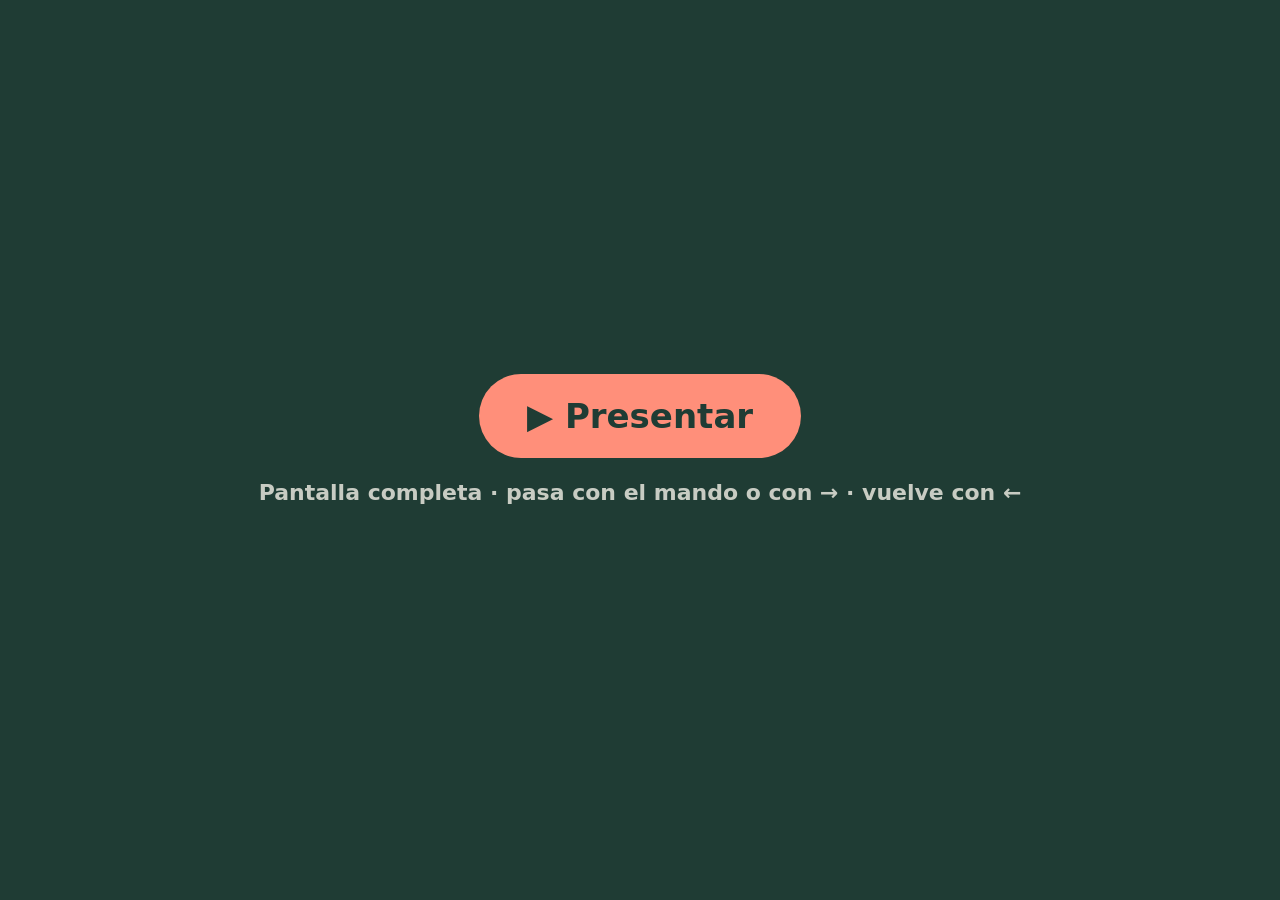
<file: web/presentar/index.html>
<!doctype html>
<html lang="es"><head><meta charset="utf-8"><meta name="viewport" content="width=device-width,initial-scale=1">
<title>Radar de natalidad · presentar</title>
<style>
html,body{margin:0;height:100%;background:#000;overflow:hidden}
#deck{position:fixed;inset:0}
#deck img{position:absolute;inset:0;width:100%;height:100%;object-fit:contain;opacity:0;transition:opacity .45s ease}
#deck img.on{opacity:1}
#start{position:fixed;inset:0;display:grid;place-items:center;background:#1f3c34;color:#f3f0e7;font:600 22px system-ui,sans-serif;z-index:5;text-align:center}
#start button{font:800 34px system-ui,sans-serif;background:#ff8f7a;color:#1f3c34;border:0;border-radius:999px;padding:22px 48px;cursor:pointer}
#start p{opacity:.8;margin-top:22px}
#n{position:fixed;right:14px;bottom:10px;color:#7d8a86;font:600 14px system-ui,sans-serif;opacity:0;transition:opacity .3s}
body.mouse #n{opacity:1}
body.hide{cursor:none}
@media (prefers-reduced-motion:reduce){#deck img{transition:none}}
</style></head>
<body>
<div id="deck"></div>
<div id="start"><div><button id="go">▶ Presentar</button><p>Pantalla completa · pasa con el mando o con → · vuelve con ←</p></div></div>
<div id="n"></div>
<script>
const N=16, deck=document.getElementById('deck'), n=document.getElementById('n'); let i=0; const imgs=[];
for(let k=1;k<=N;k++){const im=new Image(); im.src='s'+String(k).padStart(2,'0')+'.jpg'; im.alt='Diapositiva '+k; deck.appendChild(im); imgs.push(im);}
function show(j){ if(j<0||j>=N) return; imgs[i].classList.remove('on'); i=j; imgs[i].classList.add('on'); n.textContent=(i+1)+' / '+N; }
show(0);
function full(){ const e=document.documentElement; if(!document.fullscreenElement && e.requestFullscreen){ e.requestFullscreen().catch(()=>{}); } }
document.getElementById('go').addEventListener('click',()=>{ full(); document.getElementById('start').style.display='none'; });
document.addEventListener('keydown',ev=>{
  const k=ev.key;
  if(['ArrowRight','PageDown',' ','Enter','ArrowDown','n'].includes(k)){ev.preventDefault(); if(document.getElementById('start').style.display!=='none'){full();document.getElementById('start').style.display='none';return;} show(i+1);}
  else if(['ArrowLeft','PageUp','Backspace','ArrowUp','p'].includes(k)){ev.preventDefault(); show(i-1);}
  else if(k==='Home'){show(0);} else if(k==='End'){show(N-1);} else if(k==='f'||k==='F'){full();}
});
deck.addEventListener('click',()=>{ if(document.getElementById('start').style.display==='none') show(i+1); });
let t; document.addEventListener('mousemove',()=>{document.body.classList.add('mouse');document.body.classList.remove('hide');clearTimeout(t);t=setTimeout(()=>{document.body.classList.remove('mouse');document.body.classList.add('hide');},1500);});
</script>
</body></html>
</file>
<file: web/estilo.css>
/* Radar de natalidad municipal · hoja de estilo (sin dependencias externas: funciona sin conexión) */
@font-face {  /* Public Sans (SIL Open Font License, fuentes/OFL-PublicSans.txt), la misma letra que las diapositivas */
  font-family: "Public Sans"; src: url("fuentes/PublicSans.woff2") format("woff2");
  font-weight: 100 900; font-style: normal; font-display: swap;
}
:root {
  color-scheme: light;
  --fondo: #f7f6f2;
  --fondo-alterno: #efede7;
  --superficie: #fdfdfc;
  --tinta: #1b1b19;
  --tinta-2: #4a4945;
  --tinta-3: #66645f;
  --linea: #dedbd2;
  --linea-suave: #ebe9e3;
  --acento: #1c5cab;
  --acento-fuerte: #104281;
  --acento-suave: #e6eef9;
  --serie-1: #2a78d6;
  --banda-1: rgba(42, 120, 214, 0.16);
  --serie-nac: #8a877e;
  --aviso-fondo: #fdf3e1;
  --aviso-borde: #e0b25a;
  --radio: 10px;
  --sombra-foco: 0 0 0 3px #fdfdfc, 0 0 0 5px #1c5cab;
  --fuente: "Public Sans", system-ui, -apple-system, "Segoe UI", Roboto, "Helvetica Neue", Arial, sans-serif;
}

* { box-sizing: border-box; }
html { scroll-behavior: smooth; -webkit-text-size-adjust: 100%; }
@media (prefers-reduced-motion: reduce) { html { scroll-behavior: auto; } * { transition: none !important; } }
body {
  margin: 0; background: var(--fondo); color: var(--tinta);
  font: 400 1rem/1.6 var(--fuente);
  -webkit-font-smoothing: antialiased;
}
img, svg { display: block; }
a { color: var(--acento); text-underline-offset: 2px; }
a:hover { color: var(--acento-fuerte); }
:focus-visible { outline: none; box-shadow: var(--sombra-foco); border-radius: 4px; }
code { font: 0.92em ui-monospace, "Cascadia Mono", Consolas, monospace; background: var(--fondo-alterno); padding: 0.05em 0.35em; border-radius: 4px; }
h1, h2, h3, h4 { line-height: 1.2; margin: 0 0 0.5em; letter-spacing: -0.01em; }
h2 { font-size: clamp(1.45rem, 3.2vw, 2rem); font-weight: 700; max-width: 30ch; }
h3 { font-size: 1.12rem; font-weight: 650; margin-top: 1.6em; }
h4 { font-size: 1rem; font-weight: 650; margin-top: 1.2em; }
p { margin: 0 0 1em; max-width: 72ch; }

.contenedor { width: 100%; max-width: 1180px; margin: 0 auto; padding: 0 16px; }
@media (min-width: 720px) { .contenedor { padding: 0 28px; } }
@media (min-width: 1500px) { .contenedor { max-width: 1400px; } }  /* pantallas grandes y proyectores de 1080 p */
.sr-only { position: absolute; width: 1px; height: 1px; overflow: hidden; clip: rect(0 0 0 0); white-space: nowrap; }
.saltar { position: absolute; left: 12px; top: -48px; background: var(--tinta); color: #fff; padding: 8px 14px; border-radius: 6px; z-index: 10; }
.saltar:focus { top: 12px; }

/* ---------------------------------------------------------------- portada: la clase (pizarra), el mapa y el error */
/* la pizarra: la única superficie oscura de la página; el resto sigue en papel */
.pizarra {
  --pizarra: #1f3c34; --tiza: #f3f0e7; --tiza-2: rgba(243, 240, 231, 0.76); --silla: #6d887e; --coral: #ff8f7a;
  background: var(--pizarra); color: var(--tiza); padding: 0 0 clamp(28px, 5vh, 56px);
}
.pizarra :focus-visible { box-shadow: 0 0 0 3px var(--pizarra), 0 0 0 5px var(--tiza); }
.barra { display: flex; align-items: center; justify-content: space-between; gap: 12px 24px; padding-top: 16px; padding-bottom: 16px; }
.titulo-marca { display: flex; align-items: center; gap: 10px; color: var(--tiza); text-decoration: none; min-width: 0; }
.titulo-marca:hover { color: #fff; }
.marca { width: 32px; height: 32px; flex: none; }
.marca-texto { display: flex; flex-direction: column; min-width: 0; }
.marca-nombre { font-weight: 720; font-size: 1.02rem; letter-spacing: -0.01em; line-height: 1.2; }
.antetitulo { font-size: 0.78rem; color: var(--tiza-2); line-height: 1.3; }
.barra-nav { display: none; gap: 22px; font-size: 0.95rem; }
.barra-nav a { color: var(--tiza); text-decoration: none; padding: 6px 0; border-bottom: 1.5px solid transparent; }
.barra-nav a:hover { color: #fff; border-bottom-color: var(--coral); }
@media (min-width: 900px) { .barra-nav { display: flex; } }

.heroe { display: grid; grid-template-columns: minmax(0, 1fr); gap: 22px; padding-top: clamp(8px, 3vh, 36px); }
.titular {
  margin: 0; font-size: clamp(2.15rem, 4.6vw + 0.6rem, 5.1rem); font-weight: 800; line-height: 1.02; letter-spacing: -0.035em;
  max-width: 15ch; text-wrap: balance; color: var(--tiza);
}
.aula { margin: 0; justify-self: center; width: 100%; max-width: 300px; }
.aula-sillas { width: 100%; height: auto; overflow: visible; }
.aula .nino { fill: var(--tiza); }
.aula .respaldo, .aula .asiento { fill: var(--silla); }
.aula .patas { fill: none; stroke: var(--silla); stroke-width: 3.2; stroke-linecap: round; }
.aula .vacia .nino { opacity: 0; }
.aula .vacia .respaldo, .aula .vacia .asiento { fill: var(--coral); }
.aula .vacia .patas { stroke: var(--coral); }
.aula .hueco { fill: none; stroke: var(--coral); stroke-width: 1.6; stroke-dasharray: 3 3.2; opacity: 0.85; }
.aula-pie { display: flex; flex-wrap: wrap; justify-content: center; gap: 4px 18px; margin-top: 12px; font-size: 0.85rem; color: var(--tiza-2); }
.aula-pie > span { display: inline-flex; align-items: center; gap: 7px; }
.aula-pie > span::before { content: ""; width: 10px; height: 10px; border-radius: 50%; background: var(--tiza); }
.aula-pie .ley-vacia::before { border-radius: 2px; background: var(--coral); }
/* el único movimiento de la página: cuatro niños dejan su silla, una vez, al cargar */
@media (prefers-reduced-motion: no-preference) {
  .aula .vacia .nino { animation: irse 650ms cubic-bezier(.5, 0, .75, 0) calc(900ms + var(--i) * 380ms) both; }
  .aula .vacia .respaldo, .aula .vacia .asiento { animation: enrojecer 450ms ease-out calc(1250ms + var(--i) * 380ms) both; }
  .aula .vacia .patas { animation: enrojecer-trazo 450ms ease-out calc(1250ms + var(--i) * 380ms) both; }
  .aula .vacia .hueco { animation: aparecer 500ms ease-out calc(1350ms + var(--i) * 380ms) both; }
}
@keyframes irse { from { opacity: 1; transform: none; } to { opacity: 0; transform: translateY(-16px); } }
@keyframes enrojecer { from { fill: var(--silla); } to { fill: var(--coral); } }
@keyframes enrojecer-trazo { from { stroke: var(--silla); } to { stroke: var(--coral); } }
@keyframes aparecer { from { opacity: 0; } to { opacity: 0.85; } }

/* ¿Y en tu municipio?: la misma clase, redibujada con las cifras del municipio elegido */
.pizarra { --nueva: #8cc0f5; }
.aula .nueva .respaldo, .aula .nueva .asiento { fill: var(--nueva); }
.aula .nueva .patas { stroke: var(--nueva); }
.aula .duda-menos .nino, .aula .duda-mas .nino { opacity: 0.38; }
.aula .duda-menos .respaldo, .aula .duda-menos .asiento { fill: var(--coral); fill-opacity: 0.3; stroke: var(--coral); stroke-width: 1.4; stroke-dasharray: 3 2.4; }
.aula .duda-mas .respaldo, .aula .duda-mas .asiento { fill: var(--nueva); fill-opacity: 0.3; stroke: var(--nueva); stroke-width: 1.4; stroke-dasharray: 3 2.4; }
.aula .duda-menos .patas { stroke: var(--coral); opacity: 0.55; }
.aula .duda-mas .patas { stroke: var(--nueva); opacity: 0.55; }
.aula-pie .ley-nueva::before { border-radius: 2px; background: var(--nueva); }
.aula-pie .ley-duda::before { border-radius: 2px; background: transparent; border: 1.5px dashed var(--coral); }
.aula-pie .ley-duda-mas::before { border-radius: 2px; background: transparent; border: 1.5px dashed var(--nueva); }
@media (prefers-reduced-motion: no-preference) {
  /* al elegir un municipio, el mismo gesto que al cargar, pero sin hacer esperar */
  .aula-sillas.re .vacia .nino { animation-delay: calc(60ms + var(--i) * 70ms); animation-duration: 480ms; }
  .aula-sillas.re .vacia .respaldo, .aula-sillas.re .vacia .asiento, .aula-sillas.re .vacia .patas { animation-delay: calc(260ms + var(--i) * 70ms); }
  .aula-sillas.re .vacia .hueco { animation-delay: calc(320ms + var(--i) * 70ms); }
  .aula .nueva, .aula .duda-mas, .aula .duda-menos { animation: llegar 520ms cubic-bezier(.2, .7, .3, 1) calc(120ms + var(--i) * 70ms) both; }
}
@keyframes llegar { from { opacity: 0; } to { opacity: 1; } }

.tm { margin-top: 18px; }
.tm-etq { display: block; font-size: 1.15rem; font-weight: 750; letter-spacing: -0.01em; margin-bottom: 8px; color: var(--tiza); }
.tm-fila { display: flex; gap: 8px; }
.tm-campo {
  flex: 1 1 auto; min-width: 0; min-height: 46px; padding: 10px 14px; font: inherit; font-size: 1rem; color: #16302a;
  background: var(--tiza); border: 1.5px solid var(--tiza); border-radius: 10px;
}
.tm-campo::placeholder { color: #5d6f68; }
.tm-campo:focus-visible { outline: none; }
.tm-ver {
  flex: none; min-height: 46px; padding: 10px 18px; font: inherit; font-weight: 700; cursor: pointer; border-radius: 999px;
  background: transparent; color: var(--tiza); border: 1.5px solid rgba(243, 240, 231, 0.55);
}
.tm-ver:hover { background: rgba(243, 240, 231, 0.1); border-color: var(--tiza); }
.tm-texto { margin: 12px 0 0; font-size: 0.97rem; line-height: 1.45; color: var(--tiza-2); min-height: calc(4 * 1.45em); max-width: none; }
.tm-texto strong { color: var(--tiza); font-weight: 750; }
.tm-texto .tm-incierto { color: var(--coral); font-weight: 650; }
@media (max-width: 599px) { .tm-texto { min-height: calc(5 * 1.45em); } }
.tm-pie { margin: 4px 0 0; min-height: 1.6em; }
.tm-ficha { color: var(--tiza); font-weight: 700; text-underline-offset: 3px; }
.tm-ficha:hover { color: #fff; }
.tm-ficha[hidden] { display: inline; visibility: hidden; }

.acciones { display: flex; flex-wrap: wrap; gap: 10px; margin: 0; }
.boton {
  display: inline-flex; align-items: center; min-height: 46px; padding: 11px 18px; border-radius: 999px; border: 1.5px solid var(--acento);
  background: var(--acento); color: #fff; font-weight: 680; font-size: 1rem; line-height: 1.2; text-decoration: none;
  transition: background-color 140ms ease, border-color 140ms ease, transform 140ms ease;
}
.boton:hover { background: var(--acento-fuerte); border-color: var(--acento-fuerte); color: #fff; }
.boton:active { transform: translateY(1px); }
.boton-sec { background: transparent; color: var(--acento); }
.boton-sec:hover { background: var(--acento-suave); color: var(--acento-fuerte); }
.pizarra .boton { background: var(--tiza); border-color: var(--tiza); color: #16302a; }
.pizarra .boton:hover { background: #fff; border-color: #fff; color: #16302a; }
.pizarra .boton-sec { background: transparent; color: var(--tiza); border-color: rgba(243, 240, 231, 0.55); }
.pizarra .boton-sec:hover { background: rgba(243, 240, 231, 0.1); color: #fff; border-color: var(--tiza); }
@media (max-width: 440px) { .boton { padding: 10px 14px; font-size: 0.95rem; } .acciones { gap: 8px; } .antetitulo { display: none; } }

@media (min-width: 900px) {
  .heroe { grid-template-columns: minmax(0, 1.35fr) minmax(0, 1fr); grid-template-areas: "titular aula" "acciones aula"; gap: 28px 56px; align-items: center; }
  .titular { grid-area: titular; align-self: end; }
  .heroe .acciones { grid-area: acciones; align-self: start; }
  .aula { grid-area: aula; max-width: 440px; }
}
/* pantallas bajas (proyector de 720 p): la clase entera cabe sin desplazarse */
.heroe-sub { margin: -8px 0 0; font-size: 1rem; line-height: 1.45; color: var(--tiza-2); max-width: 46ch; }
@media (min-width: 900px) { .heroe-sub { display: none; } }  /* en escritorio lo dice el antetítulo de la barra */
.desliza { display: none; margin: 0 0 6px; font-size: 0.85rem; font-weight: 650; color: var(--tinta-3); text-align: right; }
@media (max-width: 719px) { .desliza { display: block; } }
@media (min-width: 900px) and (max-height: 820px) { .aula { max-width: 360px; } .titular { font-size: clamp(2.4rem, 4.4vw, 4.2rem); } }

/* tramos de la portada */
.tramo { padding: clamp(44px, 8vh, 88px) 0; }
.frase { font-size: clamp(1.75rem, 3.2vw + 0.5rem, 3.4rem); font-weight: 800; line-height: 1.05; letter-spacing: -0.03em; max-width: 17ch; margin: 0 0 18px; text-wrap: balance; }
.frase-sub { font-size: clamp(1rem, 1.3vw, 1.12rem); color: var(--tinta-2); max-width: 44ch; margin: 0 0 20px; }
.tramo-mapa-rejilla { display: grid; grid-template-columns: minmax(0, 1fr); gap: 8px 48px; align-items: center; }
.tramo-mapa-texto { min-width: 0; }
.heroe-mapa { margin: 0; min-width: 0; }
@media (min-width: 900px) { .tramo-mapa-rejilla { grid-template-columns: minmax(0, 0.8fr) minmax(0, 1.2fr); } }
/* mapa de portada: la misma escala que el mapa interactivo, para leerlo de un vistazo */
.portada-caja { position: relative; }
#svg-portada { width: 100%; height: auto; max-height: 78vh; margin: 0 auto; touch-action: manipulation; overflow: visible; }
@media (min-width: 900px) { #svg-portada { max-height: min(86vh, 820px); } }
#svg-portada path.m { stroke: var(--fondo); stroke-width: 0.6; vector-effect: non-scaling-stroke; cursor: pointer; }
#svg-portada path.hov, #svg-mapa path.hov { fill: none; stroke: var(--tinta); stroke-width: 1.8; vector-effect: non-scaling-stroke; pointer-events: none; }
#svg-portada .etiquetas { pointer-events: none; }
#svg-portada .etiquetas [data-cm] { pointer-events: auto; cursor: pointer; }
#svg-portada text { font-family: var(--fuente); paint-order: stroke; stroke: var(--fondo); stroke-width: 12px; stroke-linejoin: round; fill: var(--tinta); }
#svg-portada .e-nombre { font-size: 44px; font-weight: 700; }
#svg-portada .e-cifra { font-size: 92px; font-weight: 800; fill: #8f2a24; letter-spacing: -0.03em; }
#svg-portada .e-fue .e-nombre { font-size: 36px; fill: var(--acento-fuerte); text-decoration: underline; }
#svg-portada .e-punto { fill: var(--acento); stroke: var(--fondo); stroke-width: 4px; }
.portada-pie { display: flex; gap: 10px; align-items: flex-start; font-size: 0.84rem; line-height: 1.45; color: var(--tinta-2); margin: 0; max-width: 46ch; }
.portada-pie b { font-weight: 650; }
.portada-escala { display: inline-flex; flex: none; margin-top: 3px; border-radius: 3px; overflow: hidden; border: 1px solid rgba(0, 0, 0, 0.1); }
.portada-escala i { display: block; width: 9px; height: 12px; }
/* mientras carga: un fondo neutro con aviso en lugar de un hueco */
html:not(.listo) .portada-caja::after, html:not(.listo) .mapa-caja::after {
  content: "Cargando el mapa…"; position: absolute; inset: 10px; display: grid; place-items: center; color: var(--tinta-3); font-size: 0.9rem;
  background: repeating-linear-gradient(-45deg, #f4f2ed 0 10px, #f9f8f5 10px 20px); border-radius: 6px;
}

/* cómo se calcula, en tres pasos: nacidos × factor ≈ alumnos */
.flujo { margin: 6px 0 40px; max-width: 980px; }
.flujo-pasos { list-style: none; margin: 0; padding: 0; display: grid; grid-template-columns: minmax(0, 1fr); gap: 34px; }
.paso { position: relative; display: grid; grid-template-columns: 44px minmax(0, 1fr); grid-template-areas: "ico num" "ico txt"; gap: 0 14px; align-items: start; align-content: start; }
.paso-ico { grid-area: ico; width: 44px; height: 44px; fill: none; stroke: var(--tinta-2); stroke-width: 2.4; stroke-linecap: round; stroke-linejoin: round; margin-top: 4px; }
.paso-num { grid-area: num; font-size: clamp(2rem, 3.4vw, 2.9rem); font-weight: 800; line-height: 1.05; letter-spacing: -0.03em; font-variant-numeric: tabular-nums; color: var(--tinta); }
.paso-op { font-weight: 500; color: var(--tinta-3); margin-right: 0.12em; }
.paso-txt { grid-area: txt; margin-top: 4px; font-size: 0.97rem; line-height: 1.45; color: var(--tinta-2); max-width: 30ch; }
.paso + .paso::before {  /* flecha hacia el paso siguiente: hacia abajo en el móvil */
  content: ""; position: absolute; left: 21px; top: -27px; width: 2px; height: 18px; background: var(--tinta-3); opacity: 0.6;
}
.paso + .paso::after { content: ""; position: absolute; left: 17px; top: -14px; border: 5px solid transparent; border-top: 6px solid var(--tinta-3); opacity: 0.6; }
.flujo figcaption { margin-top: 22px; font-size: 0.95rem; line-height: 1.5; color: var(--tinta-2); max-width: 64ch; }
@media (min-width: 760px) {
  .flujo-pasos { grid-template-columns: repeat(3, minmax(0, 1fr)); gap: 0 56px; }
  .paso { grid-template-columns: minmax(0, 1fr); grid-template-areas: "ico" "num" "txt"; gap: 8px; }
  .paso + .paso::before { left: -42px; top: 77px; width: 26px; height: 2px; }
  .paso + .paso::after { left: -20px; top: 73px; border: 5px solid transparent; border-left: 7px solid var(--tinta-3); border-right: 0; }
}

/* el error, en dos barras */
.tramo-fiable { background: var(--fondo-alterno); }
.barras { margin: 8px 0 0; max-width: 980px; }
.bf + .bf { margin-top: 18px; }
.bf-etq { display: block; font-size: clamp(0.98rem, 1.2vw, 1.1rem); font-weight: 600; color: var(--tinta-2); margin-bottom: 6px; }
.bf-pista { display: flex; align-items: center; gap: 14px; }
.bf-barra { display: block; height: clamp(36px, 5vw, 56px); width: calc((100% - 7.5rem) * var(--p)); min-width: 6px; border-radius: 0 6px 6px 0; flex: none; }
.bf-ingenuo { background: #b8b4a9; }
.bf-radar { background: var(--acento); }
.bf-num { font-size: clamp(1.7rem, 3vw, 2.6rem); font-weight: 800; letter-spacing: -0.02em; line-height: 1; white-space: nowrap; font-variant-numeric: tabular-nums; }
.bf:last-of-type .bf-num { color: var(--acento); }
.barras figcaption { margin-top: 16px; font-size: 0.92rem; color: var(--tinta-3); max-width: 62ch; }
.fiable-extra { margin: 14px 0 0; color: var(--tinta-2); max-width: 62ch; }
.fiable-enlaces { display: flex; flex-wrap: wrap; gap: 6px 26px; margin: 18px 0 0; font-weight: 600; }
.fiable-enlaces a { padding: 6px 0; }
.como-funciona { margin-top: 30px; border-top: 1px solid var(--linea); }
.como-funciona > summary { cursor: pointer; padding: 14px 0; font-weight: 700; font-size: 1.05rem; }
.como-funciona .entradilla { font-size: 1.02rem; color: var(--tinta-2); max-width: 64ch; margin: 2px 0 0; }
.como-funciona .cifras { margin: 16px 0 6px; }
.indice { border-top: 1px solid var(--linea); }
.indice ul { list-style: none; padding: 0; margin: 10px 0 0; display: flex; flex-wrap: wrap; gap: 4px 18px; font-size: 0.93rem; }
.indice a { display: inline-block; color: var(--tinta-2); text-decoration: none; border-bottom: 1px solid var(--linea); padding: 6px 0 2px; }
.indice a:hover { color: var(--acento); border-color: var(--acento); }

/* ---------------------------------------------------------------- cifras */
.cifras { display: grid; gap: 12px; grid-template-columns: 1fr; }
@media (min-width: 760px) { .cifras { grid-template-columns: repeat(3, 1fr); } }
.cifra { background: var(--superficie); border: 1px solid var(--linea); border-radius: var(--radio); padding: 18px 18px 16px; }
.cifra-valor { font-size: clamp(1.9rem, 4.5vw, 2.6rem); font-weight: 720; letter-spacing: -0.02em; line-height: 1.05; display: block; }
.cifra-unidad { font-size: 0.5em; font-weight: 600; color: var(--tinta-2); letter-spacing: 0; }
.cifra-texto { display: block; margin-top: 8px; color: var(--tinta-2); font-size: 0.95rem; line-height: 1.45; }

/* ---------------------------------------------------------------- bloques */
.bloque { padding: 48px 0 40px; }
.alterno { background: var(--fondo-alterno); }
.kicker { font-size: 0.82rem; font-weight: 650; text-transform: uppercase; letter-spacing: 0.06em; color: var(--acento); margin-bottom: 0.5em; }
.lead { color: var(--tinta-2); }
.tarjeta { background: var(--superficie); border: 1px solid var(--linea); border-radius: var(--radio); }
.nota { font-size: 0.9rem; color: var(--tinta-3); }
.dos-columnas { display: grid; gap: 24px; grid-template-columns: minmax(0, 1fr); }
.dos-columnas > * { min-width: 0; }
@media (min-width: 900px) { .dos-columnas { grid-template-columns: minmax(0, 1fr) minmax(0, 1fr); gap: 40px; } }
.tres-columnas { display: grid; gap: 14px; grid-template-columns: 1fr; margin: 12px 0 8px; }
@media (min-width: 900px) { .tres-columnas { grid-template-columns: repeat(3, 1fr); } }
.tres-columnas .tarjeta { padding: 18px; }
.tres-columnas h3 { margin-top: 0; }
.tres-columnas p { margin: 0; color: var(--tinta-2); font-size: 0.97rem; }

/* ---------------------------------------------------------------- controles */
.controles { display: flex; flex-wrap: wrap; gap: 12px 20px; align-items: flex-end; margin: 18px 0 16px; }
.controles legend, .campo label { font-size: 0.82rem; font-weight: 600; color: var(--tinta-2); margin-bottom: 4px; display: block; padding: 0; }
.segmentado { border: 0; margin: 0; padding: 0; min-width: 0; }
.segmentado label { position: relative; display: inline-block; }
.segmentado input { position: absolute; opacity: 0; inset: 0; margin: 0; cursor: pointer; }
.segmentado span {
  display: inline-block; padding: 8px 14px; font-size: 0.93rem; border: 1px solid var(--linea); background: var(--superficie);
  color: var(--tinta-2); cursor: pointer; min-height: 40px; line-height: 22px;
}
.segmentado label:first-of-type span { border-radius: 8px 0 0 8px; }
.segmentado label:last-of-type span { border-radius: 0 8px 8px 0; margin-left: -1px; }
.segmentado input:checked + span { background: var(--tinta); border-color: var(--tinta); color: #fff; }
.segmentado label:hover input:not(:checked) + span { background: #f1efea; color: var(--tinta); }
.campo select:hover { border-color: #bdb9ae; }
.segmentado input:focus-visible + span { box-shadow: var(--sombra-foco); position: relative; z-index: 1; }
.campo select {
  font: inherit; font-size: 0.95rem; padding: 8px 34px 8px 12px; min-height: 40px; border: 1px solid var(--linea); border-radius: 8px;
  background: var(--superficie) url("data:image/svg+xml,%3Csvg xmlns='http://www.w3.org/2000/svg' width='12' height='8' viewBox='0 0 12 8'%3E%3Cpath d='M1 1l5 5 5-5' fill='none' stroke='%234a4945' stroke-width='1.6'/%3E%3C/svg%3E") no-repeat right 12px center;
  -webkit-appearance: none; appearance: none; color: var(--tinta); max-width: 100%;
}
.campo-ancho { flex: 1 1 220px; }
.campo-ancho select { width: 100%; }

/* ---------------------------------------------------------------- mapa y ficha */
.rejilla-mapa { display: grid; gap: 16px; grid-template-columns: minmax(0, 1fr); align-items: start; }
.rejilla-mapa > * { min-width: 0; }
@media (min-width: 960px) { .rejilla-mapa { grid-template-columns: minmax(0, 1.08fr) minmax(0, 1fr); } }
.mapa-fig { margin: 0; padding: 12px 12px 14px; }
@media (min-width: 960px) { .mapa-fig { position: sticky; top: 12px; } }
.mapa-caja { position: relative; }
#svg-mapa { width: 100%; height: auto; max-height: 76vh; margin: 0 auto; touch-action: manipulation; }
/* pantallas bajas (proyector de 720 p, también con zoom): mapa, leyenda y nota caben a la vez */
@media (min-width: 960px) and (max-height: 820px) { #svg-mapa { max-height: 60vh; } }
@media (min-width: 960px) and (max-height: 620px) { #svg-mapa { max-height: 62vh; } .mapa-fig .nota { display: none; } }  /* la leyenda ya dice qué es el atenuado */
#svg-mapa path.m { stroke: #fdfdfc; stroke-width: 0.7; vector-effect: non-scaling-stroke; cursor: pointer; transition: fill 160ms ease; }
/* el mapa en el tiempo: de 2024/25 a 2030/31, año a año */
.tiempo { position: absolute; top: 0; left: 0; z-index: 2; width: min(40%, 240px); padding: 6px 10px 8px 4px; background: rgba(253, 253, 252, 0.9); border-radius: 0 0 10px 0; }
.tiempo-anio { margin: 0; display: flex; flex-direction: column; }
.tiempo-curso { font-size: clamp(1.6rem, 2.6vw, 2.4rem); font-weight: 800; letter-spacing: -0.03em; line-height: 1; font-variant-numeric: tabular-nums; color: var(--tinta); }
.tiempo-total { font-size: 0.8rem; line-height: 1.3; color: var(--tinta-2); margin-top: 4px; min-height: 2.6em; font-variant-numeric: tabular-nums; }
.tiempo-mandos { display: flex; align-items: center; gap: 8px; margin-top: 6px; }
.tiempo-play {
  flex: none; min-height: 36px; padding: 6px 12px; border-radius: 999px; border: 1.5px solid var(--tinta); background: var(--tinta); color: #fff;
  font: inherit; font-size: 0.85rem; font-weight: 700; cursor: pointer; white-space: nowrap; font-variant-numeric: tabular-nums;
}
.tiempo-play:hover { background: #000; }
.tiempo-icono { display: inline-block; width: 1em; text-align: center; }
.tiempo-rango { flex: 1 1 auto; min-width: 0; margin: 0; accent-color: var(--tinta); cursor: pointer; }
#svg-mapa.anima path.m { transition: fill 520ms cubic-bezier(.3, 0, .2, 1), fill-opacity 520ms ease; }
@media (max-width: 599px) {
  .tiempo { position: static; width: auto; background: none; padding: 8px 0 0; display: grid; grid-template-columns: auto minmax(0, 1fr); gap: 2px 12px; align-items: center; }
  .tiempo-anio { display: contents; }
  .tiempo-total { min-height: 0; margin: 0; }
  .tiempo-mandos { grid-column: 1 / -1; }
}
html.demo .tiempo { width: min(42%, 290px); }
html.demo .tiempo-play { padding: 5px 10px; font-size: 0.74rem; min-height: 34px; }
html.demo .tiempo-total { font-size: 0.72rem; }
.tiempo.tiempo-fuera .tiempo-total { visibility: hidden; }
#svg-mapa path.m:hover { stroke: var(--tinta); stroke-width: 1.4; }
#svg-mapa path.sel { fill: none; stroke: var(--tinta); stroke-width: 2.6; vector-effect: non-scaling-stroke; pointer-events: none; }
#svg-mapa path.sel-halo { fill: none; stroke: #fdfdfc; stroke-width: 5; vector-effect: non-scaling-stroke; pointer-events: none; }
.tooltip {
  position: absolute; pointer-events: none; background: var(--tinta); color: #fff; padding: 8px 10px; border-radius: 8px;
  font-size: 0.85rem; line-height: 1.35; max-width: 240px; box-shadow: 0 4px 16px rgba(0, 0, 0, 0.18); z-index: 3;
}
.tooltip strong { display: block; font-weight: 650; }
.tooltip .t-sec { color: #d6d4cc; }
.leyenda { display: flex; flex-wrap: wrap; gap: 5px 12px; margin-top: 10px; font-size: 0.84rem; color: var(--tinta-2); align-items: center; }
.leyenda .ley-titulo { width: 100%; font-weight: 650; color: var(--tinta); }
.leyenda .ley-item { display: inline-flex; align-items: center; gap: 5px; white-space: nowrap; max-width: 100%; }
.leyenda .ley-item:last-child { white-space: normal; }
.leyenda .sw { width: 16px; height: 16px; border-radius: 3px; border: 1px solid rgba(0, 0, 0, 0.14); flex: none; }
.leyenda .sw.rayado { background: repeating-linear-gradient(45deg, #f1efea 0 3px, #c8c5bc 3px 4.5px); }
.mapa-fig .nota { margin: 8px 0 0; }
.resumen-mapa { font-size: 1.08rem; line-height: 1.5; max-width: 80ch; margin: 0 0 14px; color: var(--tinta-2); }
.resumen-mapa strong { color: var(--tinta); font-weight: 700; }
.resumen-mapa .baja { color: #a8302a; }
/* modo demo (?demo): letra más grande para enseñar la web en un proyector */
html.demo { font-size: 20px; }
html.demo .leyenda, html.demo .leyenda-graf, html.demo .tooltip { font-size: 1rem; }
html.demo .grafico text { font-size: 14px; }
html.demo .portada-pie { font-size: 0.9rem; }
html.demo .nota, html.demo .tabla { font-size: 0.95rem; }
@media (min-width: 960px) and (max-height: 820px) { html.demo #svg-mapa { max-height: 50vh; } html.demo .mapa-fig .nota { display: none; } }

.ficha { padding: 18px 18px 8px; min-height: 420px; }
.ficha h3 { margin: 0 0 4px; font-size: 1.5rem; letter-spacing: -0.015em; }
.ficha .meta { color: var(--tinta-3); font-size: 0.92rem; margin-bottom: 14px; }
.kpis { display: grid; grid-template-columns: 1fr; gap: 10px; margin-bottom: 8px; }
@media (min-width: 520px) { .kpis { grid-template-columns: 1fr 1fr; } }
.kpi { border: 1px solid var(--linea-suave); border-radius: 8px; padding: 12px; background: #faf9f6; }
.kpi-etq { display: block; font-size: 0.8rem; color: var(--tinta-3); font-weight: 600; }
.kpi-valor { display: block; font-size: 1.9rem; font-weight: 720; letter-spacing: -0.02em; line-height: 1.15; }
.kpi-rango { display: block; font-size: 0.85rem; color: var(--tinta-2); }
.kpi-cambio { display: block; font-size: 0.9rem; margin-top: 4px; font-weight: 600; }
.aviso { background: var(--aviso-fondo); border: 1px solid var(--aviso-borde); border-radius: 8px; padding: 10px 12px; font-size: 0.92rem; margin: 10px 0; }
.aviso p { margin: 0; }
.ficha h4 { margin-top: 1.4em; }
.ficha p { font-size: 0.95rem; color: var(--tinta-2); }

/* ---------------------------------------------------------------- gráficos */
.grafico-fig { margin: 0; padding: 14px 14px 10px; }
.grafico-titulo { font-weight: 650; font-size: 0.95rem; margin-bottom: 6px; }
.grafico { position: relative; width: 100%; }
.grafico svg { width: 100%; overflow: visible; }
.grafico text { font: 11.5px var(--fuente); fill: var(--tinta-3); font-variant-numeric: tabular-nums; }
.grafico .rejilla line { stroke: var(--linea-suave); }
.grafico .eje line, .grafico .eje path { stroke: #c3c2b7; }
.grafico .linea { fill: none; stroke-width: 2; stroke-linejoin: round; stroke-linecap: round; }
.grafico .hoy { stroke: #b4b1a8; stroke-dasharray: 3 3; }
.grafico .hoy-txt { fill: var(--tinta-3); font-size: 11px; }
.grafico .cruz { stroke: var(--tinta-3); stroke-width: 1; }
.leyenda-graf { display: flex; flex-wrap: wrap; gap: 4px 14px; font-size: 0.8rem; color: var(--tinta-2); margin: 2px 0 6px; }
.leyenda-graf span { display: inline-flex; align-items: center; gap: 6px; }
.leyenda-graf i { display: inline-block; width: 18px; height: 0; border-top: 2px solid; }
.leyenda-graf i.disc { border-top-style: dashed; }
.leyenda-graf i.banda { height: 10px; border: 0; border-radius: 2px; }
.grafico .tooltip { white-space: nowrap; }
/* gráfico de abanico: serie observada, previsión con su banda del 80 %, «hoy» y etiquetas directas */
.grafico .hoy-fuerte { font-weight: 700; fill: var(--tinta-2); }
.grafico .fin-valor { font-size: 15px; font-weight: 800; fill: var(--tinta); }
.grafico .fin-rango-txt { font-size: 10.5px; fill: var(--tinta-3); }
.grafico .fin-curso { font-size: 11px; font-weight: 650; fill: var(--tinta-3); }
.grafico .fin-rango { stroke: #2a78d6; stroke-width: 2; stroke-linecap: round; opacity: 0.55; }
.leyenda-fan { margin: 2px 0 6px; font-size: 0.86rem; line-height: 1.45; color: var(--tinta-2); max-width: 60ch; }
.leyenda-fan .k-azul { color: #1c5cab; font-weight: 700; }
.leyenda-fan .k-banda { background: rgba(42, 120, 214, 0.2); padding: 0 4px; border-radius: 3px; }
.leyenda-fan .k-gris { color: #6f6c64; font-weight: 600; }
html.demo .grafico .fin-valor { font-size: 18px; } html.demo .leyenda-fan { font-size: 0.9rem; }

/* ---------------------------------------------------------------- tablas */
.tabla-scroll { overflow-x: auto; -webkit-overflow-scrolling: touch; max-width: 100%; }
.tabla { border-collapse: collapse; width: 100%; font-size: 0.9rem; font-variant-numeric: tabular-nums; }
.tabla caption { text-align: left; font-size: 0.85rem; color: var(--tinta-3); padding: 8px 0; caption-side: top; }
.tabla th, .tabla td { padding: 7px 10px; border-bottom: 1px solid var(--linea-suave); text-align: right; white-space: nowrap; }
.tabla th:first-child, .tabla td:first-child { text-align: left; }
.tabla thead th { font-size: 0.8rem; color: var(--tinta-2); font-weight: 650; border-bottom: 1px solid var(--linea); vertical-align: bottom; white-space: normal; }
.tabla tbody tr:hover { background: #f4f2ed; }
.tabla.compacta th, .tabla.compacta td { padding: 6px 8px; }
@media (max-width: 480px) { .tabla.compacta th, .tabla.compacta td { padding: 6px 5px; } .tabla { font-size: 0.86rem; } }
abbr[title] { text-decoration: none; }
.tabla td.txt, .tabla th.txt { text-align: left; white-space: normal; }
.tabla .grupo-fila th { text-align: left; background: #f6f5f1; font-size: 0.82rem; color: var(--tinta-2); }
.tabla .destacado { font-weight: 650; color: var(--tinta); }
.tabla button.orden { font: inherit; font-weight: 650; color: inherit; background: none; border: 0; padding: 0; cursor: pointer; text-align: inherit; }
.tabla button.orden::after { content: " ↕"; color: #b4b1a8; }
.tabla th[aria-sort="ascending"] button.orden::after { content: " ↑"; color: var(--tinta); }
.tabla th[aria-sort="descending"] button.orden::after { content: " ↓"; color: var(--tinta); }
.tabla button.ir { font: inherit; color: var(--acento); background: none; border: 0; padding: 0; cursor: pointer; text-align: left; text-decoration: underline; text-underline-offset: 2px; }
.desplegable { margin-top: 16px; padding: 0 14px; }
.desplegable > summary, .desplegable-mini > summary { cursor: pointer; padding: 12px 0; font-weight: 600; color: var(--tinta-2); }
.desplegable-mini > summary { padding: 6px 0; font-size: 0.88rem; }
.desplegable[open] { padding-bottom: 12px; }
#tabla-munis .tabla-scroll { max-height: 70vh; overflow-y: auto; }
#tabla-munis thead th { position: sticky; top: 0; background: var(--superficie); z-index: 1; }

/* ---------------------------------------------------------------- región, método, uso */
.ranking h4 { margin-top: 0.4em; }
.lista-rk { padding-left: 1.4em; margin: 0; }
.lista-rk li { padding: 3px 0; }
.lista-rk button { font: inherit; color: var(--acento); background: none; border: 0; padding: 2px 0; cursor: pointer; text-decoration: underline; text-underline-offset: 2px; }
.lista-rk button:hover, .tabla button.ir:hover { color: var(--acento-fuerte); text-decoration-thickness: 2px; }
.lista-rk .rk-cifra { color: var(--tinta-2); font-variant-numeric: tabular-nums; }
.lista-fallos { padding-left: 1.2em; max-width: 80ch; }
.lista-fallos li { margin-bottom: 0.6em; }
.pasos { padding-left: 1.3em; }
.pasos li { margin-bottom: 0.5em; }
.sube { color: #1c5cab; }
.baja { color: #a8302a; }

/* ---------------------------------------------------------------- reutiliza: API abierta y MCP */
.reutiliza { margin-top: 8px; }
.reutiliza h3 { margin-top: 0.3em; }
.url { overflow-wrap: anywhere; }
.rutas { margin: 0 0 18px; border-top: 1px solid var(--linea); }
.rutas > div { display: grid; grid-template-columns: minmax(0, 14em) minmax(0, 1fr); gap: 2px 16px; padding: 10px 0; border-bottom: 1px solid var(--linea-suave); }
@media (max-width: 560px) { .rutas > div { grid-template-columns: minmax(0, 1fr); } }
.rutas dt, .rutas dd { margin: 0; }
.rutas dd { color: var(--tinta-2); font-size: 0.95rem; }
.rutas a { text-decoration: none; overflow-wrap: anywhere; }
.rutas dd a { text-decoration: underline; }
.rutas a code { color: var(--acento); background: var(--acento-suave); }
.rutas a:hover code { text-decoration: underline; text-underline-offset: 2px; }
.codigo { background: var(--tinta); color: #f1efea; border-radius: 8px; margin: 0 0 14px; overflow: hidden; }
.codigo-cab { display: flex; align-items: center; justify-content: space-between; gap: 12px; padding: 6px 8px 0 14px; font-size: 0.78rem; color: #b9b6ad; }
.codigo pre { margin: 0; padding: 6px 14px 14px; white-space: pre-wrap; overflow-wrap: anywhere; font: 0.86rem/1.55 ui-monospace, "Cascadia Mono", Consolas, monospace; }
.codigo code { background: none; padding: 0; color: inherit; font: inherit; }
.copiar {
  font: inherit; font-size: 0.8rem; font-weight: 600; color: #f1efea; background: transparent; cursor: pointer;
  border: 1px solid rgba(255, 255, 255, 0.3); border-radius: 6px; padding: 3px 10px; min-height: 30px;
}
.copiar:hover { background: rgba(255, 255, 255, 0.1); }
.copiar:focus-visible { box-shadow: 0 0 0 2px var(--tinta), 0 0 0 4px #86b6ef; }
.respuesta-caja { margin: 0 0 16px; background: var(--superficie); border: 1px solid var(--linea); border-radius: 8px; overflow: hidden; }
.respuesta-cab {
  display: flex; flex-wrap: wrap; align-items: baseline; justify-content: space-between; gap: 4px 14px;
  padding: 9px 14px; font-size: 0.88rem; color: var(--tinta-2); background: #faf9f6; border-bottom: 1px solid var(--linea-suave);
}
.respuesta-cab strong { color: var(--tinta); font-weight: 650; }
.respuesta {
  max-height: 360px; overflow: auto; margin: 0; padding: 12px 14px; white-space: pre-wrap; overflow-wrap: anywhere;
  font: 0.8rem/1.5 ui-monospace, "Cascadia Mono", Consolas, monospace; color: var(--tinta);
}
.respuesta[aria-busy="true"] { opacity: 0.6; }
.respuesta-caja .nota { margin: 0; padding: 8px 14px 10px; font-size: 0.85rem; border-top: 1px solid var(--linea-suave); }
.respuesta[hidden] + .nota { border-top: 0; }
.herramientas { padding-left: 1.2em; margin: 0 0 1.2em; }
.herramientas li { margin-bottom: 0.5em; }
.herramientas code { font-weight: 600; }
.ejemplo-mcp { margin: 20px 0 14px; padding: 14px 16px 16px; background: var(--acento-suave); border-left: 3px solid var(--acento); border-radius: 0 8px 8px 0; }
.ejemplo-mcp figcaption { font-size: 0.85rem; font-weight: 650; color: var(--acento-fuerte); margin-bottom: 6px; }
.ejemplo-mcp .pregunta { font-size: 1.05rem; font-weight: 600; margin-bottom: 0.4em; }
.ejemplo-mcp .llamada { font-size: 0.92rem; color: var(--tinta-2); margin-bottom: 0.6em; }
.ejemplo-mcp .llamada code { overflow-wrap: anywhere; }
.respuesta-mcp {
  margin: 0; padding: 10px 12px; background: var(--superficie); border: 1px solid #c9d9ef; border-radius: 6px;
  font: 0.8rem/1.55 ui-monospace, "Cascadia Mono", Consolas, monospace; white-space: pre-wrap; overflow-wrap: anywhere;
}

.pie { border-top: 1px solid var(--linea); padding: 22px 0 36px; color: var(--tinta-3); font-size: 0.9rem; }
.pie a { overflow-wrap: anywhere; }
.aviso-noscript { padding: 12px; }
#ficha-acierto, #ficha, #mapa, .rejilla-mapa { scroll-margin-top: 14px; }
/* móvil: la tabla «¿Cómo habría acertado?» de la ficha cabe entera, sin desplazamiento lateral */
@media (max-width: 480px) {
  .ficha { padding: 16px 12px 8px; }
  .ficha .tabla.compacta { font-size: 0.78rem; }
  .ficha .tabla.compacta th, .ficha .tabla.compacta td { padding: 6px 3px; }
}
@media (max-width: 380px) {
  .ficha { padding: 14px 8px 8px; }
  .ficha .tabla.compacta { font-size: 0.74rem; }
  .ficha .tabla.compacta th, .ficha .tabla.compacta td { padding: 6px 2px; }
}

/* ---------------------------------------------------------------- revelar al hacer scroll (una vez; nada con movimiento reducido) */
@media (prefers-reduced-motion: no-preference) {
  .flujo.por-ver .paso { opacity: 0; transform: translateX(-14px); }
  .flujo.visto .paso { transition: opacity 480ms ease-out, transform 520ms cubic-bezier(.2, .7, .3, 1); transition-delay: calc(var(--k) * 260ms); }
  .barras .bf-barra { transform-origin: left center; }
  .barras.por-ver .bf-barra { transform: scaleX(0); }
  .barras.visto .bf-barra { transition: transform 600ms cubic-bezier(.2, .7, .3, 1); }
  .barras.visto .bf + .bf .bf-barra { transition-delay: 450ms; }
  .tramo-mapa.por-ver #svg-portada path.m { fill: #e6e4dd; fill-opacity: 1; }
  .tramo-mapa.visto #svg-portada path.m { transition: fill 450ms ease-out, fill-opacity 450ms ease-out; transition-delay: calc(var(--d, 0) * 550ms); }
}

/* ---------------------------------------------------------------- «Imprimir informe»: la ficha en una página */
.ficha-imprimir { margin: 18px 0 0; padding-top: 14px; border-top: 1px solid var(--linea-suave); display: flex; flex-wrap: wrap; align-items: center; gap: 6px 12px; }
.ficha-imprimir .nota { margin: 0; }
.boton-imprimir { min-height: 38px; padding: 7px 14px; font-size: 0.9rem; cursor: pointer; font-family: inherit; }
.solo-informe { display: none; }
@media print {
  html.informe { font-size: 9.5pt; }
  html.informe body { background: #fff; color: #000; line-height: 1.4; }
  html.informe .ficha .aviso p { font-size: 8.5pt; line-height: 1.35; margin: 0; }
  html.informe .ficha .meta { margin-bottom: 4pt; }
  html.informe body > *:not(main), html.informe main > *:not(#mapa), html.informe #mapa .contenedor > *:not(.rejilla-mapa),
  html.informe .mapa-fig, html.informe .ficha-imprimir, html.informe .ficha details, html.informe .ficha .no-informe,
  html.informe .ficha .tooltip{ display: none !important; }
  html.informe #mapa, html.informe .contenedor { padding: 0; margin: 0; max-width: none; }
  html.informe .rejilla-mapa { display: block; }
  html.informe .ficha { border: 0; box-shadow: none; padding: 0; background: #fff; }
  html.informe .ficha h3 { font-size: 20pt; margin: 4pt 0 2pt; }
  html.informe .ficha h4 { margin-top: 10pt; }
  html.informe .ficha p, html.informe .ficha .aviso { break-inside: avoid; }
  html.informe .grafico { break-inside: avoid; max-width: 170mm; }
  html.informe .solo-informe { display: block; }
  html.informe .informe-cabecera { font-size: 8.5pt; color: #444; border-bottom: 1px solid #999; padding-bottom: 4pt; margin: 0; max-width: none; }
  html.informe .informe-pie { margin-top: 10pt; padding-top: 6pt; border-top: 1px solid #999; font-size: 8pt; color: #333; break-inside: avoid; }
  html.informe .informe-pie p { margin: 0 0 3pt; max-width: none; }
  html.informe .ficha .tabla { font-size: 8.5pt; }
  html.informe .ficha .tabla th, html.informe .ficha .tabla td { padding: 1.5pt 6pt; }
  html.informe .ficha .kpis { gap: 6pt; margin-top: 6pt; }
  html.informe .ficha .kpi { padding: 6pt 8pt; }
  html.informe .ficha .leyenda-fan { margin-bottom: 0; }
  html.informe .grafico svg { width: 100%; height: 46mm; }
  html.informe .ficha .kpi-valor { font-size: 20pt; }
  html.informe .ficha .aviso { padding: 4pt 8pt; margin: 6pt 0; }
  html.informe .ficha p { margin-bottom: 4pt; }
  html.informe .ficha h4 { margin: 8pt 0 3pt; }
  @page { size: A4; margin: 10mm 14mm; }
}

/* ================================================================ cabecera mínima, menú a pantalla completa, reparto y movimiento
   Todo lo que se mueve cuelga de html.mov (lo pone index.html; nunca en ?demo ni con «reducir movimiento»): sin esa clase la página queda quieta y completa. */
.barra-fija { position: relative; z-index: 40; }
.barra { min-height: 72px; padding-top: 12px; padding-bottom: 12px; }
.barra-acc { display: flex; align-items: center; gap: 10px; flex: none; }
.pildora {
  display: inline-flex; align-items: center; min-height: 44px; padding: 9px 18px; border-radius: 999px; background: var(--tiza); color: #16302a;
  font-weight: 720; font-size: 0.95rem; line-height: 1.2; text-decoration: none; white-space: nowrap;
}
.pildora:hover { background: #fff; color: #16302a; }
.menu-boton { position: relative; flex: none; width: 44px; height: 44px; padding: 0; border-radius: 12px; border: 1.5px solid rgba(243, 240, 231, 0.55); background: transparent; cursor: pointer; }
.menu-boton:hover { background: rgba(243, 240, 231, 0.1); border-color: var(--tiza); }
.menu-boton span { position: absolute; left: 12px; right: 12px; height: 2px; border-radius: 2px; background: var(--tiza); transition: transform 300ms cubic-bezier(.2, .7, .2, 1), left 300ms ease; }
.menu-boton span:first-child { top: 16px; }
.menu-boton span:last-child { top: 25px; left: 19px; }
.menu-boton[aria-expanded="true"] span:first-child { transform: translateY(4.5px) rotate(45deg); }
.menu-boton[aria-expanded="true"] span:last-child { left: 12px; transform: translateY(-4.5px) rotate(-45deg); }
.pildora, .menu-boton, .tm-ver, .tiempo-play { transition: transform 260ms cubic-bezier(.2, .7, .2, 1), background-color 140ms ease, border-color 140ms ease; }
/* capítulos: para saltar de un tramo a otro sin recorrer la página */
.capitulo { display: none; margin-right: auto; }
.capitulo select {
  -webkit-appearance: none; appearance: none; font: inherit; font-size: 0.9rem; font-weight: 650; min-height: 40px; padding: 7px 34px 7px 14px; cursor: pointer;
  color: var(--tiza); border: 1.5px solid rgba(243, 240, 231, 0.4); border-radius: 999px;
  background: transparent url("data:image/svg+xml,%3Csvg xmlns='http://www.w3.org/2000/svg' width='12' height='8' viewBox='0 0 12 8'%3E%3Cpath d='M1 1l5 5 5-5' fill='none' stroke='%23f3f0e7' stroke-width='1.6'/%3E%3C/svg%3E") no-repeat right 13px center;
}
.capitulo select:hover { border-color: var(--tiza); }
.capitulo option { color: #16302a; background: #fff; }
@media (min-width: 900px) { .capitulo { display: block; } .barra .antetitulo { display: none; } }
@media (max-width: 599px) {
  .marca-nombre { max-width: 9.5em; font-size: 0.95rem; }
  .pildora { padding: 8px 12px; font-size: 0.85rem; }
  .barra-acc { gap: 8px; }
}
@media (max-width: 359px) { .marca-nombre { display: none; } }

.menu {
  position: fixed; inset: 0; z-index: 35; padding: 96px 0 32px; display: flex; align-items: center; overflow: auto; overscroll-behavior: contain;
  clip-path: inset(0 0 100% 0); transition: clip-path 600ms cubic-bezier(.7, 0, .2, 1);
}
.menu[hidden] { display: none; }
.menu.abierto { clip-path: inset(0 0 0 0); }
.menu-lista { list-style: none; margin: 0; padding: 0; }
.menu-lista li { overflow: hidden; }
.menu-lista a {
  display: inline-block; padding: 0.07em 0; color: var(--tiza); text-decoration: none; font-weight: 800; letter-spacing: -0.03em; line-height: 1.12;
  font-size: clamp(1.9rem, min(5vw + 0.4rem, 9.5vh), 4.6rem); transform: translateY(112%);
  transition: transform 620ms cubic-bezier(.2, .7, .2, 1) calc(120ms + var(--k) * 55ms), color 160ms ease;
}
.menu.abierto .menu-lista a { transform: none; }
.menu-lista a:hover { color: var(--coral); }
.menu-pie { margin: 28px 0 0; font-size: 0.85rem; color: var(--tiza-2); }

/* la clase: botón para verla en 2024/25 o en 2030/31 (solo con movimiento; sin él se ve ya en 2030) */
.mira { display: none; }
html.mov .mira {
  display: flex; align-items: center; gap: 8px; margin: 8px auto 0; min-height: 36px; padding: 6px 14px; border-radius: 999px; cursor: pointer;
  font: inherit; font-size: 0.74rem; font-weight: 700; letter-spacing: 0.07em; text-transform: uppercase; color: var(--tiza);
  background: transparent; border: 1.5px solid rgba(243, 240, 231, 0.45); transition: transform 260ms cubic-bezier(.2, .7, .2, 1), border-color 140ms ease;
}
html.mov .mira::before { content: ""; width: 8px; height: 8px; border-radius: 2px; background: var(--coral); }
html.mov .mira:hover { border-color: var(--tiza); }
html.mov .aula-sillas.re ~ .mira { visibility: hidden; }

/* líneas de los términos municipales, de fondo en las superficies oscuras */
.curvas, .heroe > .curvas { position: absolute; top: 0; left: 50%; width: 100vw; height: 100%; transform: translateX(-50%); pointer-events: none; z-index: 0; overflow: hidden; }
.curvas path { fill: none; stroke: var(--tiza); stroke-width: 0.5; opacity: 0.075; }
.cabecera, .declaracion { position: relative; overflow-x: clip; }
.heroe > *, .declaracion > .contenedor { position: relative; z-index: 1; }

/* la declaración: una sola frase, a toda pantalla */
.declaracion { padding: clamp(72px, 16vh, 180px) 0; text-align: center; }
.declara {
  margin: 0 auto; max-width: 13ch; font-size: clamp(2.5rem, min(8.6vw, 15.5vh), 8.4rem); font-weight: 800; line-height: 0.98; letter-spacing: -0.04em;
  text-transform: uppercase; text-wrap: balance; color: var(--tiza);
}
.declara em { font-family: "Iowan Old Style", "Palatino Linotype", Palatino, Georgia, "Times New Roman", serif; font-style: italic; font-weight: 400; letter-spacing: -0.02em; color: var(--coral); }

/* reparto: una idea por tramo, a pantalla completa en escritorio, sobre una rejilla de 12 columnas */
.tramo .kicker { margin: 0 0 1.1em; max-width: none; }
.tramo-prueba { background: var(--fondo); }
.paso-sur { font-size: clamp(1.25rem, 2.2vw, 1.9rem); font-weight: 700; line-height: 1.2; letter-spacing: -0.02em; margin: 18px 0 14px; max-width: 22ch; }
.paso-sur strong { color: #8f2a24; font-weight: 800; }
.lineas { display: none; }
.pal, .pal > span { display: inline-block; }
html:not(.demo) .bloque { padding: clamp(56px, 10vh, 120px) 0 clamp(48px, 8vh, 96px); }
html:not(.demo) .bloque > .contenedor > h2 { font-size: clamp(1.6rem, 3.4vw + 0.3rem, 3.1rem); font-weight: 800; letter-spacing: -0.03em; line-height: 1.06; max-width: 22ch; text-wrap: balance; }
@media (min-width: 900px) {
  .tramo-mapa-rejilla { grid-template-columns: repeat(12, minmax(0, 1fr)); gap: 8px 24px; }
  .tramo-mapa-texto { grid-column: 1 / span 5; }
  .heroe-mapa { grid-column: 6 / -1; }
  .tramo-fiable > .contenedor, .tramo-prueba > .contenedor { display: grid; grid-template-columns: repeat(12, minmax(0, 1fr)); column-gap: 24px; align-content: center; }
  .tramo-fiable > .contenedor > *, .tramo-prueba > .contenedor > * { grid-column: 1 / -1; }
  .tramo-prueba .frase { grid-column: 1 / span 9; }
  .tramo-fiable .flujo { max-width: none; margin-bottom: 0; }
  .tramo-prueba .barras { grid-column: 1 / span 11; max-width: none; }
  .tramo-prueba .fiable-extra, .tramo-prueba .fiable-enlaces { grid-column: 1 / span 8; }
}
@media (min-width: 900px) and (min-height: 620px) {
  html:not(.demo) .tramo, html:not(.demo) .declaracion { min-height: 100vh; display: flex; align-items: center; }
  html:not(.demo) .tramo > .contenedor, html:not(.demo) .declaracion > .contenedor { width: 100%; }
  html:not(.demo) .frase { font-size: clamp(2.2rem, min(3.9vw + 0.4rem, 8.4vh), 4.7rem); margin-bottom: 0.5em; }
  html:not(.demo) .tramo-prueba .frase { max-width: 16ch; }
  html:not(.demo) .paso-num { font-size: clamp(2.6rem, min(4.8vw, 9vh), 4.6rem); }
  html:not(.demo) .paso + .paso::before { top: 92px; }
  html:not(.demo) .paso + .paso::after { top: 88px; }
  html:not(.demo) .bf-num { font-size: clamp(2.4rem, min(4.4vw, 8.5vh), 4rem); }
  html:not(.demo) .bf-barra { height: clamp(44px, 8vh, 76px); width: calc((100% - 15rem) * var(--p)); }
  html:not(.demo) .bf + .bf { margin-top: 28px; }
}

/* tarjeta fija: el siguiente paso, siempre a mano (se puede cerrar; nunca en ?demo) */
.proximo { position: fixed; left: 14px; bottom: 14px; z-index: 30; padding: 0; border-radius: 10px 22px 10px 10px; box-shadow: 0 6px 24px rgba(0, 0, 0, 0.22); display: flex; align-items: flex-start; transition: transform 500ms cubic-bezier(.2, .7, .2, 1), opacity 300ms ease; }
.proximo[hidden] { display: none; }
.proximo.fuera { transform: translateY(140%); opacity: 0; pointer-events: none; }
.proximo a { display: block; padding: 11px 6px 12px 14px; color: var(--tiza); text-decoration: none; }
.proximo a:hover .proximo-txt { color: var(--coral); }
.proximo-etq { display: block; font-size: 0.64rem; font-weight: 700; letter-spacing: 0.09em; text-transform: uppercase; color: var(--tiza-2); }
.proximo-txt { display: block; font-size: 1rem; font-weight: 760; letter-spacing: -0.01em; line-height: 1.2; margin-top: 2px; transition: color 160ms ease; }
.proximo button { flex: none; width: 34px; height: 34px; margin: 2px 4px 0 0; border: 0; background: none; color: var(--tiza-2); font: inherit; font-size: 1.15rem; line-height: 1; cursor: pointer; border-radius: 50%; }
.proximo button:hover { color: var(--tiza); }
html.demo .proximo { display: none; }

/* --- movimiento */
html.lenis { scroll-behavior: auto; }
html.mov .barra-fija { position: fixed; top: 0; left: 0; right: 0; background: var(--pizarra); transition: transform 450ms cubic-bezier(.2, .7, .2, 1); }
html.mov .barra-fija.oculta { transform: translateY(-102%); }
html.mov .cabecera { padding-top: 72px; }
html.mov body { transition: background-color 800ms ease; }
html.mov .tramo-fiable, html.mov .alterno { background: transparent; }
html.mov .paso-num, html.mov .bf-num { will-change: transform; }

/* palabras que suben desde su máscara: el titular al cargar, los títulos al llegar */
html.mov .pal { overflow: hidden; vertical-align: top; padding: 0.12em 0.05em 0.1em; margin: -0.12em -0.05em -0.1em; }
html.mov .titular .pal > span { animation: subir 820ms cubic-bezier(.2, .7, .2, 1) calc(60ms + var(--w) * 45ms) both; }
@keyframes subir { from { transform: translateY(118%); } to { transform: none; } }
html.mov .por-subir .pal > span { transform: translateY(118%); }
html.mov .subido .pal > span { transform: none; transition: transform 760ms cubic-bezier(.2, .7, .2, 1) calc(var(--w) * 28ms); }
.titular .clave > span { transition: color 500ms ease; }
.cabecera.fin .titular .clave > span { color: var(--coral); }

/* la clase se llena al cargar, silla a silla */
html.mov .aula-sillas:not(.re) .silla { animation: llegar 420ms ease-out calc(380ms + var(--c, 0) * 55ms + var(--r, 0) * 95ms) both; }
.aula-sillas .silla:nth-of-type(5n+2) { --c: 1; } .aula-sillas .silla:nth-of-type(5n+3) { --c: 2; } .aula-sillas .silla:nth-of-type(5n+4) { --c: 3; } .aula-sillas .silla:nth-of-type(5n) { --c: 4; }
.aula-sillas .silla:nth-of-type(n+6) { --r: 1; } .aula-sillas .silla:nth-of-type(n+11) { --r: 2; } .aula-sillas .silla:nth-of-type(n+16) { --r: 3; }
/* clase guiada: las animaciones de las cuatro sillas quedan en pausa y --t (ms, lo escribe movimiento.js con el scroll, el puntero o el botón) las recorre */
.cabecera.guia .aula-sillas:not(.re) { cursor: ew-resize; touch-action: pan-y; }
.cabecera.guia .aula-sillas:not(.re) .vacia .nino { animation-play-state: paused; animation-delay: calc(900ms + var(--i) * 380ms - var(--t, 0ms)); }
.cabecera.guia .aula-sillas:not(.re) .vacia .respaldo, .cabecera.guia .aula-sillas:not(.re) .vacia .asiento, .cabecera.guia .aula-sillas:not(.re) .vacia .patas { animation-play-state: paused; animation-delay: calc(1250ms + var(--i) * 380ms - var(--t, 0ms)); }
.cabecera.guia .aula-sillas:not(.re) .vacia .hueco { animation-play-state: paused; animation-delay: calc(1350ms + var(--i) * 380ms - var(--t, 0ms)); }

.baja-pista { display: none; }
@media (min-width: 900px) and (min-height: 620px) {
  html.mov .cabecera { padding-bottom: 0; }
  html.mov .heroe { min-height: calc(100vh - 72px); padding-bottom: 30px; align-content: center; }
  html.mov .aula { max-width: min(440px, 43vh); }
  /* portada fijada: bajar mueve la historia */
  .cabecera.pin { height: 230vh; }
  .cabecera.pin .heroe { position: sticky; top: 72px; }
  .cabecera.pin .baja-pista {
    display: flex; align-items: center; gap: 10px; position: absolute; left: 28px; bottom: 14px; margin: 0; font-size: 0.82rem; font-weight: 600; color: var(--tiza-2);
    transition: opacity 400ms ease;
  }
  .cabecera.pin .baja-pista span { width: 1.5px; height: 26px; background: var(--tiza-2); transform-origin: top; animation: pista 1.8s ease-in-out infinite; }
  .cabecera.pin.ya .baja-pista { opacity: 0; }
  /* el mapa de portada fijado: las tarjetas pasan por la izquierda, dos líneas gigantes cruzan por detrás y el área Sur se traza al bajar */
  .tramo-mapa.pin { display: block; min-height: 0; padding: 0; overflow-x: clip; }
  .tramo-mapa.pin .tramo-mapa-rejilla { align-items: start; }
  .tramo-mapa.pin .heroe-mapa { grid-row: 1; position: sticky; top: 0; height: 100vh; display: flex; align-items: center; justify-content: center; }
  .tramo-mapa.pin .portada-caja { position: relative; z-index: 1; width: 100%; }
  .tramo-mapa.pin #svg-portada { max-height: min(84vh, 820px); }
  .tramo-mapa.pin .tramo-mapa-texto { grid-row: 1; position: relative; z-index: 2; padding: 24vh 0 58vh; }
  .tramo-mapa.pin .tarjeta-paso { background: var(--fondo); box-shadow: 0 0 0 20px var(--fondo); border-radius: 6px; margin-bottom: 64vh; }
  .tramo-mapa.pin .tarjeta-paso:last-child { margin-bottom: 0; }
  .tramo-mapa.pin .tarjeta-paso.activa { opacity: 1; }
  .tramo-mapa.pin .tarjeta-paso > :last-child { margin-bottom: 0; }
  .tramo-mapa.pin .lineas { display: block; position: absolute; top: 0; bottom: 0; left: -100vw; right: -100vw; z-index: 0; pointer-events: none; }
  .tramo-mapa.pin .lineas p { position: absolute; left: 0; margin: 0; max-width: none; white-space: nowrap; line-height: 1; font-size: 17vh; text-transform: uppercase; will-change: transform; }
  .tramo-mapa.pin .lineas p > span::after { content: "·"; padding: 0 0.3em; }
  .tramo-mapa.pin .linea-a { top: 17vh; font-family: "Iowan Old Style", "Palatino Linotype", Palatino, Georgia, "Times New Roman", serif; font-style: italic; font-weight: 400; color: #e9e4d8; }
  .tramo-mapa.pin .linea-b { top: 60vh; font-weight: 800; letter-spacing: -0.04em; color: #e4e1d7; }
  .tramo-mapa.pin #svg-portada .etiquetas { opacity: 0; transition: opacity 500ms ease; }
  .tramo-mapa.pin.sur-fin #svg-portada .etiquetas { opacity: 1; }
}
@keyframes pista { 0%, 100% { transform: scaleY(0.35); } 50% { transform: scaleY(1); } }
.sur-trazo path { fill: none; stroke-linejoin: round; stroke-dasharray: 1; stroke-dashoffset: calc(1 - var(--s, 0)); pointer-events: none; }
.sur-trazo .halo { stroke: #fdfdfc; stroke-width: 7; opacity: 0.9; }
.sur-trazo .trazo { stroke: #e4513c; stroke-width: 3.2; }

/* cursor propio: un aro que acompaña al puntero del sistema (no lo sustituye); solo con ratón */
.cursor {
  position: fixed; left: 0; top: 0; z-index: 60; width: 30px; height: 30px; margin: -15px 0 0 -15px; border-radius: 50%; border: 1.5px solid #ff8f7a;
  pointer-events: none; opacity: 0; transition: opacity 200ms ease, width 200ms ease, height 200ms ease, margin 200ms ease, background-color 200ms ease;
}
.cursor.activo { opacity: 0.85; }
.cursor.sobre { width: 48px; height: 48px; margin: -24px 0 0 -24px; background: rgba(255, 143, 122, 0.14); }
@media print { .cursor, .menu, .proximo, .curvas { display: none !important; } html.mov .barra-fija { position: static; } html.mov .cabecera { padding-top: 0; } }
@media (max-width: 599px) { .proximo { left: 10px; bottom: 10px; } .proximo a { padding: 8px 2px 9px 11px; } .proximo-etq { font-size: 0.58rem; } .proximo-txt { font-size: 0.88rem; } .proximo button { width: 30px; height: 30px; } }
@media (min-width: 900px) and (min-height: 620px) and (max-height: 800px) { html.mov .aula { max-width: 380px; } html.mov .aula-sillas { width: 36vh; max-width: 100%; margin: 0 auto; } html.mov .heroe { padding-bottom: 14px; } html.mov .tm { margin-top: 10px; } }

/* la frase que dice qué es esto, también en escritorio: bajo el titular y antes de los botones */
@media (min-width: 900px) {
  .heroe { grid-template-areas: ". aula" "titular aula" "sub aula" "acciones aula" ". aula"; grid-template-rows: 1fr auto auto auto 1fr; row-gap: 20px; }
  .heroe .heroe-sub { display: block; grid-area: sub; margin: 0; font-size: clamp(1rem, 1.2vw, 1.2rem); line-height: 1.45; max-width: 46ch; }
}

/* ---------------------------------------------------------------- «¿Y si…?»: simulación en la ficha. Contorno discontinuo y tinta neutra: no es la previsión */
.simula { margin: 18px 0 6px; padding: 14px 14px 12px; border: 1.5px dashed #8a877e; border-radius: 10px; background: #faf9f6; }
.ficha .simula h4 { margin: 0 0 6px; font-size: 1.05rem; }
.ficha .simula-aviso { margin: 0 0 12px; font-size: 0.88rem; color: var(--tinta-2); max-width: none; }
.simula-mando { display: grid; grid-template-columns: minmax(0, 1fr) auto; gap: 2px 12px; align-items: center; }
.simula-mando label { grid-column: 1 / -1; font-size: 0.82rem; font-weight: 600; color: var(--tinta-2); }
.simula-mando input { width: 100%; min-height: 32px; margin: 0; accent-color: var(--tinta); cursor: pointer; }
.simula-mando output { min-width: 9.5em; text-align: right; font-weight: 750; font-variant-numeric: tabular-nums; }
.simula-cuerpo { display: grid; grid-template-columns: minmax(0, 1fr); gap: 10px 18px; margin-top: 10px; align-items: start; }
@media (min-width: 520px) { .simula-cuerpo { grid-template-columns: 170px minmax(0, 1fr); } }
.simula-fig { margin: 0; max-width: 190px; }
.simula-sillas { width: 100%; height: auto; }
.simula-sillas .nino { fill: #1f3c34; }
.simula-sillas .respaldo, .simula-sillas .asiento { fill: #9fb1aa; }
.simula-sillas .patas { fill: none; stroke: #9fb1aa; stroke-width: 3.2; stroke-linecap: round; }
.simula-sillas .vacia .nino { display: none; }
.simula-sillas .vacia .respaldo, .simula-sillas .vacia .asiento { fill: #ff8f7a; }
.simula-sillas .vacia .patas { stroke: #ff8f7a; }
.simula-sillas .hueco { fill: none; stroke: #c2453b; stroke-width: 1.6; stroke-dasharray: 3 3.2; }
.simula-sillas .nueva .respaldo, .simula-sillas .nueva .asiento { fill: #86b6ef; }
.simula-sillas .nueva .patas { stroke: #86b6ef; }
.simula-sillas .fantasma { opacity: 0.22; }
.simula-sillas .anillo { fill: none; stroke: #4a4945; stroke-width: 1.5; stroke-dasharray: 4 3; }
.simula-fig figcaption { display: flex; flex-wrap: wrap; gap: 2px 12px; margin-top: 6px; font-size: 0.76rem; color: var(--tinta-3); }
.simula-fig figcaption span { display: inline-flex; align-items: center; gap: 5px; }
.simula-fig figcaption span::before { content: ""; width: 9px; height: 9px; border-radius: 2px; background: #ff8f7a; flex: none; }
.simula-fig figcaption .simula-ley-nueva::before { background: #86b6ef; }
.simula-fig figcaption .simula-ley-cambia::before { background: none; border: 1.5px dashed #4a4945; }
.ficha .simula-res { margin: 0; font-size: 0.95rem; line-height: 1.5; color: var(--tinta-2); max-width: none; min-height: 7.5em; }
.simula-res strong { color: var(--tinta); font-weight: 750; }
html.demo .simula-res { font-size: 0.9rem; }
@media (max-width: 519px) { .simula-mando { grid-template-columns: minmax(0, 1fr); } .simula-mando output { min-width: 0; text-align: left; } }
</file>
